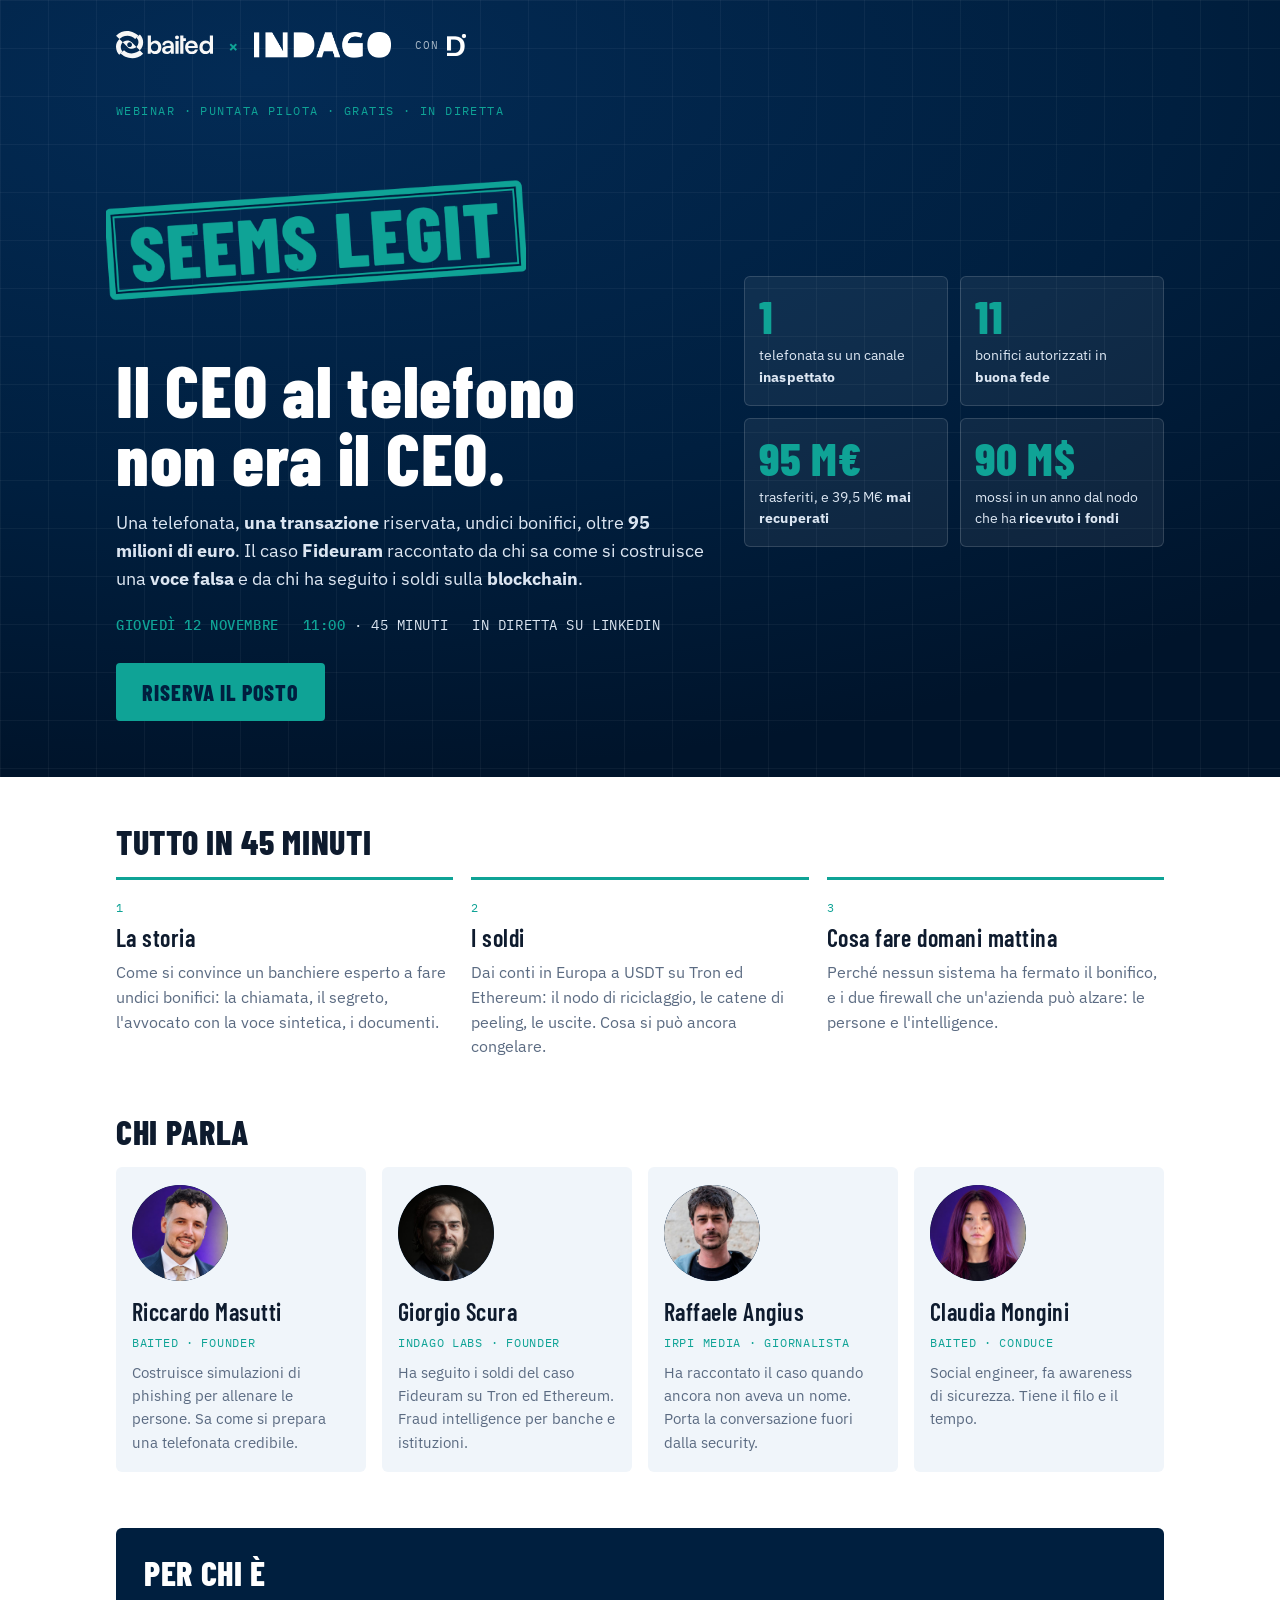
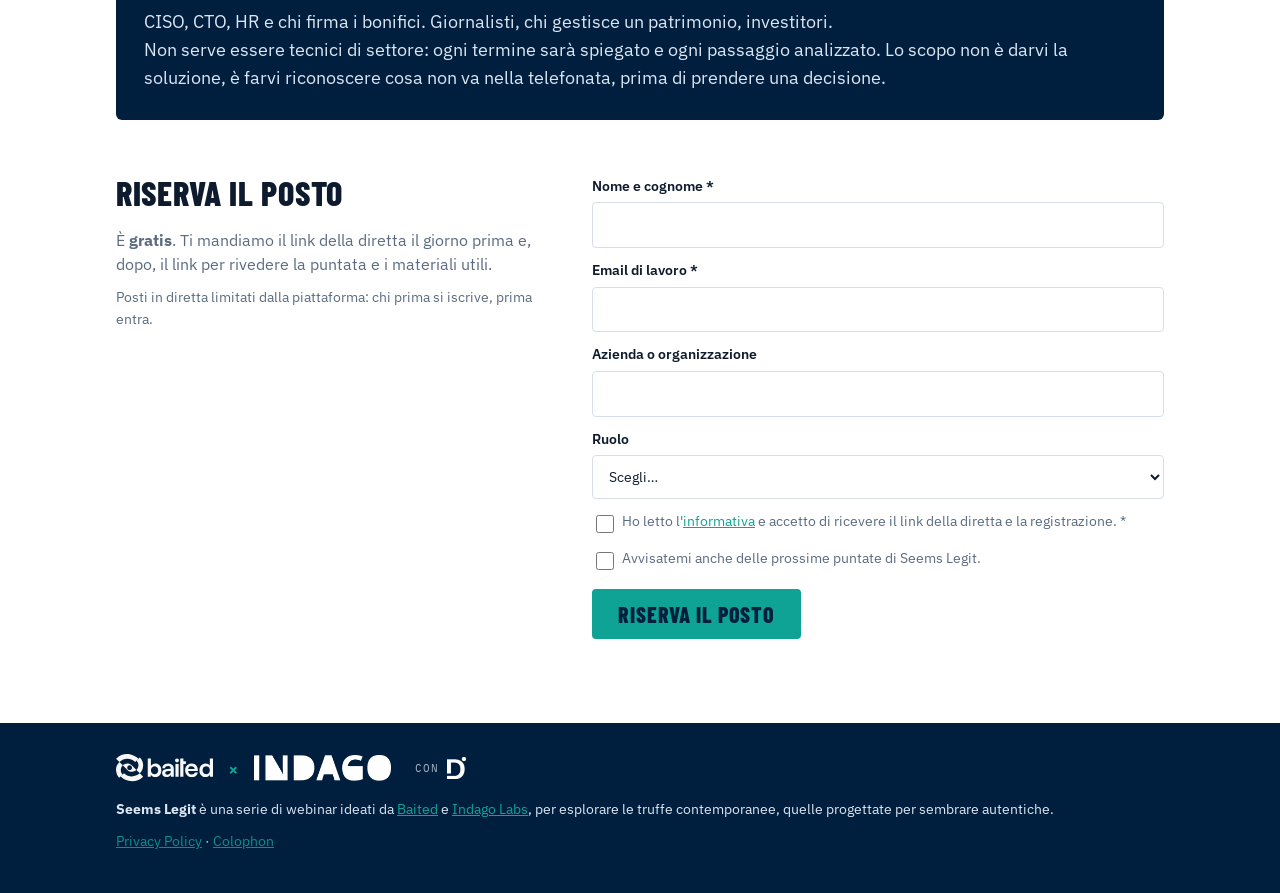
<file: index.html>
<!doctype html>
<html lang="it"><head><meta charset="utf-8"><meta name="viewport" content="width=device-width, initial-scale=1, viewport-fit=cover">
<title>Seems Legit · Il CEO al telefono non era il CEO</title>
<meta name="description" content="Webinar gratuito, giovedì 12 novembre alle 11:00: il caso Fideuram raccontato da chi sa come si costruisce una voce falsa e da chi ha seguito i soldi. Baited × Indago Labs.">
<meta property="og:title" content="Seems Legit · Il CEO al telefono non era il CEO">
<meta property="og:description" content="Webinar gratuito, 12 novembre ore 11:00. Una telefonata, 11 bonifici, 95 milioni. Baited × Indago Labs, con Decripto.">
<link rel="canonical" href="https://dixdecripto.github.io/seems-legit/">
<meta property="og:url" content="https://dixdecripto.github.io/seems-legit/"><meta property="og:locale" content="it_IT"><meta property="og:site_name" content="Seems Legit">
<meta property="og:image" content="https://dixdecripto.github.io/seems-legit/og.png"><meta property="og:image:width" content="1080"><meta property="og:image:height" content="1350"><meta property="og:image:alt" content="Seems Legit · Il CEO al telefono non era il CEO"><meta property="og:type" content="website">
<meta name="twitter:card" content="summary_large_image">
<link rel="preconnect" href="https://fonts.googleapis.com"><link rel="preconnect" href="https://fonts.gstatic.com" crossorigin>
<link rel="stylesheet" href="https://fonts.googleapis.com/css2?family=Barlow+Condensed:wght@600;800&family=IBM+Plex+Sans:wght@400;500;600&family=IBM+Plex+Mono:wght@400;500&display=swap">
<link rel="stylesheet" href="stile.css?v=20261104">
<script type="application/ld+json">{"@context":"https://schema.org","@type":"Event","name":"Seems Legit · Il CEO al telefono non era il CEO","startDate":"2026-11-12T11:00:00+01:00","endDate":"2026-11-12T11:45:00+01:00","eventAttendanceMode":"https://schema.org/OnlineEventAttendanceMode","eventStatus":"https://schema.org/EventScheduled","location":{"@type":"VirtualLocation","url":"https://dixdecripto.github.io/seems-legit/"},"image":"https://dixdecripto.github.io/seems-legit/og.png","isAccessibleForFree":true,"inLanguage":"it","organizer":[{"@type":"Organization","name":"Baited","url":"https://baited.ch/"},{"@type":"Organization","name":"Indago Labs","url":"https://indagolabs.eu/"}]}</script>
</head><body>
<header class="hero">
  <div class="wrap">
    <div class="brands"><img src="loghi/baited-logo-white.svg" alt="Baited" class="l-baited" width="118" height="34"><span class="x">×</span><img src="loghi/indago-logo-white.png" alt="Indago Labs" class="l-indago" width="2048" height="389"><span class="con">con <img src="loghi/decripto-glifo-bianco.png" alt="Decripto" width="300" height="348"></span></div>
    <div class="hero-grid">
      <div>
        <p class="eyebrow">Webinar · puntata pilota · gratis · in diretta</p>
        <img src="loghi/timbro.png" alt="Seems Legit" class="stamp" width="1200" height="600" fetchpriority="high">
        <h1>Il CEO al telefono<br>non era il CEO.</h1>
        <p class="sub">Una telefonata, <b>una transazione</b> riservata, undici bonifici, oltre <b>95 milioni di euro</b>. Il caso <b>Fideuram</b> raccontato da chi sa come si costruisce una <b>voce falsa</b> e da chi ha seguito i soldi sulla <b>blockchain</b>.</p>
        <div class="when"><span><b><time datetime="2026-11-12">Giovedì 12 novembre</time></b></span><span><b><time datetime="2026-11-12T11:00+01:00">11:00</time></b> · 45 minuti</span><span>In diretta su LinkedIn</span></div>
        <a class="btn" href="#iscriviti">Riserva il posto</a>
      </div>
      <div class="numbers">
        <div><b>1</b><span>telefonata su un canale <b>inaspettato</b></span></div>
        <div><b>11</b><span>bonifici autorizzati in <b>buona fede</b></span></div>
        <div><b>95 M€</b><span>trasferiti, e 39,5 M€ <b>mai recuperati</b></span></div>
        <div><b>90 M$</b><span>mossi in un anno dal nodo che ha <b>ricevuto i fondi</b></span></div>
      </div>
    </div>
  </div>
</header>

<main>
<section class="wrap sec">
  <h2>Tutto in 45 minuti</h2>
  <div class="cols">
    <div class="col"><span class="k">1</span><h3>La storia</h3><p>Come si convince un banchiere esperto a fare undici bonifici: la chiamata, il segreto, l'avvocato con la voce sintetica, i documenti.</p></div>
    <div class="col"><span class="k">2</span><h3>I soldi</h3><p>Dai conti in Europa a USDT su Tron ed Ethereum: il nodo di riciclaggio, le catene di peeling, le uscite. Cosa si può ancora congelare.</p></div>
    <div class="col"><span class="k">3</span><h3>Cosa fare domani mattina</h3><p>Perché nessun sistema ha fermato il bonifico, e i due firewall che un'azienda può alzare: le persone e l'intelligence.</p></div>
  </div>
</section>

<section class="wrap sec">
  <h2>Chi parla</h2>
  <div class="people">
    <div class="p"><div class="ava"><img src="foto/riccardo-masutti.jpg" alt="Riccardo Masutti" width="480" height="480" loading="lazy"></div><h3>Riccardo Masutti</h3><p class="r">Baited · founder</p><p>Costruisce simulazioni di phishing per allenare le persone. Sa come si prepara una telefonata credibile.</p></div>
    <div class="p"><div class="ava"><img src="foto/giorgio-scura.jpg" alt="Giorgio Scura" width="480" height="480" loading="lazy"></div><h3>Giorgio Scura</h3><p class="r">Indago Labs · founder</p><p>Ha seguito i soldi del caso Fideuram su Tron ed Ethereum. Fraud intelligence per banche e istituzioni.</p></div>
    <div class="p"><div class="ava"><img src="foto/raffaele-angius.jpg" alt="Raffaele Angius" width="480" height="480" loading="lazy"></div><h3>Raffaele Angius</h3><p class="r">IRPI Media · giornalista</p><p>Ha raccontato il caso quando ancora non aveva un nome. Porta la conversazione fuori dalla security.</p></div>
    <div class="p"><div class="ava"><img src="foto/claudia-mongini.jpg" alt="Claudia Mongini" width="480" height="480" loading="lazy"></div><h3>Claudia Mongini</h3><p class="r">Baited · conduce</p><p>Social engineer, fa awareness di sicurezza. Tiene il filo e il tempo.</p></div>
  </div>
</section>

<section class="wrap sec who">
  <div class="box">
    <h2>Per chi è</h2>
    <p>CISO, CTO, HR e chi firma i bonifici. Giornalisti, chi gestisce un patrimonio, investitori.<br>Non serve essere tecnici di settore: ogni termine sarà spiegato e ogni passaggio analizzato. Lo scopo non è darvi la soluzione, è farvi riconoscere cosa non va nella telefonata, prima di prendere una decisione.</p>
  </div>
</section>

<section class="wrap sec" id="iscriviti">
  <div class="form-grid">
    <div>
      <h2>Riserva il posto</h2>
      <p>È <b>gratis</b>. Ti mandiamo il link della diretta il giorno prima e, dopo, il link per rivedere la puntata e i materiali utili.</p>
      <p class="small">Posti in diretta limitati dalla piattaforma: chi prima si iscrive, prima entra.</p>
    </div>
    <form id="modulo" novalidate>
      <label for="nome">Nome e cognome *<input id="nome" name="nome" type="text" required aria-required="true" autocomplete="name"></label>
      <label for="email">Email di lavoro *<input id="email" name="email" type="email" required aria-required="true" inputmode="email" autocapitalize="off" spellcheck="false" autocomplete="email"></label>
      <label for="azienda">Azienda o organizzazione<input id="azienda" name="azienda" type="text" autocomplete="organization"></label>
      <label for="ruolo">Ruolo<select id="ruolo" name="ruolo"><option value="">Scegli…</option><option>CISO / sicurezza</option><option>CTO / IT</option><option>HR</option><option>Direzione / amministrazione</option><option>Finanza / tesoreria</option><option>Giornalista</option><option>Privato / investitore</option><option>Altro</option></select></label>
      <label class="chk"><input id="consenso" name="consenso" type="checkbox" required aria-required="true"> <span>Ho letto l'<a href="privacy.html">informativa</a> e accetto di ricevere il link della diretta e la registrazione. *</span></label>
      <label class="chk"><input id="news" name="news" type="checkbox"> <span>Avvisatemi anche delle prossime puntate di Seems Legit.</span></label>
      <button class="btn" type="submit" id="invia">Riserva il posto</button>
      <p class="esito" id="esito" role="status" aria-live="polite" hidden></p>
    </form>
  </div>
</section>
</main>

<footer>
  <div class="wrap">
    <div class="brands dark"><img src="loghi/baited-logo-white.svg" alt="Baited" class="l-baited" width="118" height="34"><span class="x">×</span><img src="loghi/indago-logo-white.png" alt="Indago Labs" class="l-indago" width="2048" height="389"><span class="con">con <img src="loghi/decripto-glifo-bianco.png" alt="Decripto" width="300" height="348"></span></div>
    <p><b>Seems Legit</b> è una serie di webinar ideati da <a href="https://baited.ch/?utm_source=seemslegit&utm_medium=landing&utm_campaign=pilota" target="_blank" rel="noopener">Baited</a> e <a href="https://indagolabs.eu/?utm_source=seemslegit&utm_medium=landing&utm_campaign=pilota" target="_blank" rel="noopener">Indago Labs</a>, per esplorare le truffe contemporanee, quelle progettate per sembrare autentiche.</p>
    <p class="links"><a href="privacy.html">Privacy Policy</a> · <a href="colophon.html">Colophon</a></p>
  </div>
</footer>
<script src="config.js?v=20261104"></script>
<script src="modulo.js?v=20261104"></script>
</body></html>
</file>
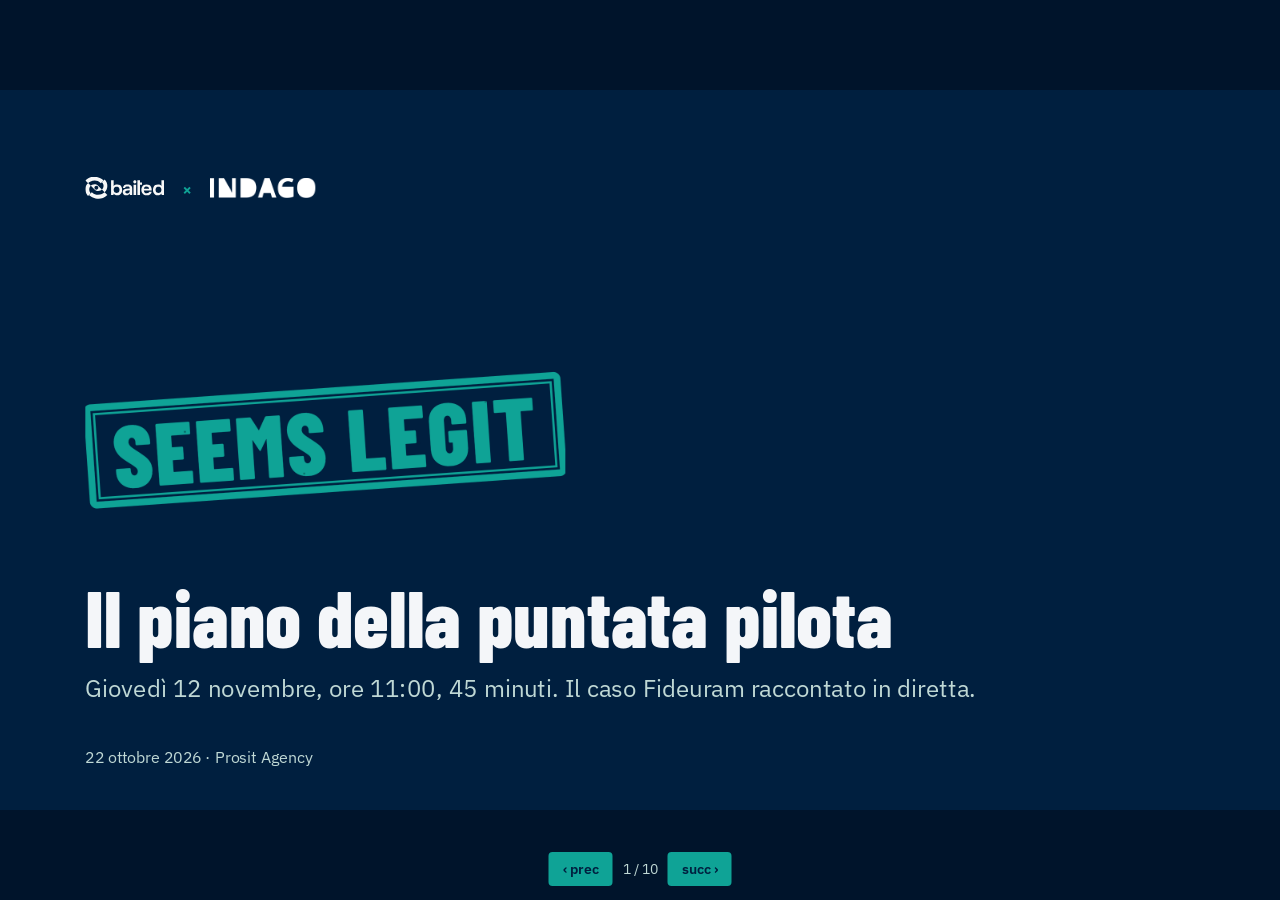
<file: piano/index.html>
<!doctype html><html lang="it"><head><meta charset="utf-8"><meta name="viewport" content="width=device-width, initial-scale=1"><meta name="robots" content="noindex">
<title>Seems Legit · piano della puntata pilota</title>
<link rel="stylesheet" href="https://fonts.googleapis.com/css2?family=Barlow+Condensed:wght@600;800&family=IBM+Plex+Sans:wght@400;600&display=swap">
<style>html,body{margin:0;background:#00142B;height:100%;overflow:hidden;font-family:"IBM Plex Sans",sans-serif}
#stage{position:absolute;left:50%;top:50%;width:1920px;height:1080px;transform-origin:center;transform:translate(-50%,-50%) scale(var(--s,1))}
#stage section{position:absolute;inset:0;width:1920px;height:1080px;box-sizing:border-box}
#stage section:not(.on){display:none!important}
h1,h2,h3,p{margin:0} table{border-collapse:collapse} th,td{padding:.35em .6em;border-bottom:1px solid #D6DEE8;vertical-align:top} th{font-weight:600}
#nav{position:fixed;bottom:14px;left:50%;transform:translateX(-50%);display:flex;gap:10px;align-items:center;color:#BFD8D5;font-size:14px;z-index:5}
#nav button{background:#0FA396;color:#001F3F;border:0;border-radius:4px;padding:8px 14px;font:600 14px "IBM Plex Sans",sans-serif;cursor:pointer}
</style></head><body><div id="stage"><section id="cover" data-transition="fade" style="background:#001F3F;color:#F4F6F9;font-family:'IBM Plex Sans', Arial, sans-serif;padding:128px 128px 160px;display:flex;flex-direction:column;justify-content:space-between;gap:40px">
<div style="display:flex;gap:28px;align-items:center">
<img src="img/c52a6105ce71df79fa0d4a1a87586969.svg" alt="Baited" style="width:118px;height:34px;object-fit:contain">
<p style="font-family:'Barlow Condensed', Arial, sans-serif;font-size:32px;font-weight:600;color:#0FA396">×</p>
<img src="img/0876acd8054eb7dd2ee0163eed116cb7.png" alt="Indago Labs" style="width:160px;height:30px;object-fit:contain">
</div>
<div style="display:flex;flex-direction:column;gap:24px">
<img src="img/947707918fb71da344b6dc0160a472fe.png" alt="Seems Legit" style="width:720px;height:360px;object-fit:contain">
<h1 style="font-family:'Barlow Condensed', Arial, sans-serif;font-size:120px;font-weight:800;line-height:1">Il piano della puntata pilota</h1>
<p style="font-size:36px;color:#BFD8D5">Giovedì 12 novembre, ore 11:00, 45 minuti. Il caso Fideuram raccontato in diretta.</p>
</div>
<p style="position:absolute;left:128px;bottom:64px;font-size:24px;color:#BFD8D5">22 ottobre 2026 · Prosit Agency</p>

</section>

<section id="riga" data-transition="fade" style="background:#F4F6F9;color:#0E1B2E;font-family:'IBM Plex Sans', Arial, sans-serif;padding:128px 128px 160px;display:flex;flex-direction:column;gap:48px">
<h2 style="font-family:'Barlow Condensed', Arial, sans-serif;font-size:72px;font-weight:800;line-height:1.05">Cosa abbiamo deciso</h2>
<div style="display:grid;grid-template-columns:1fr 1fr 1fr;gap:28px">
<div style="background:#FFFFFF;border:1px solid #D6DEE8;border-radius:12px;padding:36px;display:flex;flex-direction:column;gap:10px">
<p style="font-size:24px;color:#0FA396;font-weight:600;text-transform:uppercase;letter-spacing:2px">Quando</p>
<h3 style="font-family:'Barlow Condensed', Arial, sans-serif;font-size:56px;font-weight:800;line-height:1">Gio 12 novembre, 11:00</h3>
<p style="font-size:28px;color:#4A5568">45 minuti, in diretta, gratis.</p>
</div>
<div style="background:#FFFFFF;border:1px solid #D6DEE8;border-radius:12px;padding:36px;display:flex;flex-direction:column;gap:10px">
<p style="font-size:24px;color:#0FA396;font-weight:600;text-transform:uppercase;letter-spacing:2px">Tema</p>
<h3 style="font-family:'Barlow Condensed', Arial, sans-serif;font-size:56px;font-weight:800;line-height:1">Il caso Fideuram</h3>
<p style="font-size:28px;color:#4A5568">Falso CEO, voce sintetica, 11 bonifici, la pista USDT dell’inchiesta Indago.</p>
</div>
<div style="background:#FFFFFF;border:1px solid #D6DEE8;border-radius:12px;padding:36px;display:flex;flex-direction:column;gap:10px">
<p style="font-size:24px;color:#0FA396;font-weight:600;text-transform:uppercase;letter-spacing:2px">Chi parla</p>
<h3 style="font-family:'Barlow Condensed', Arial, sans-serif;font-size:56px;font-weight:800;line-height:1">Giorgio, Riccardo, Angius</h3>
<p style="font-size:28px;color:#4A5568">Conduce Claudia. Un ospite a puntata, mai di più.</p>
</div>
</div>
<div style="display:grid;grid-template-columns:1fr 1fr;gap:28px">
<div style="background:#001F3F;color:#F4F6F9;border-radius:12px;padding:36px;display:flex;flex-direction:column;gap:10px">
<p style="font-size:24px;color:#0FA396;font-weight:600;text-transform:uppercase;letter-spacing:2px">Obiettivo</p>
<p style="font-size:30px;line-height:1.35">Lead di manager interessati a un approfondimento tecnico: CISO, CTO, HR, chi firma i bonifici, giornalisti, grandi risparmiatori.</p>
</div>
<div style="background:#001F3F;color:#F4F6F9;border-radius:12px;padding:36px;display:flex;flex-direction:column;gap:10px">
<p style="font-size:24px;color:#0FA396;font-weight:600;text-transform:uppercase;letter-spacing:2px">Messaggio</p>
<p style="font-size:30px;line-height:1.35">Due firewall anti-frode: Baited allena le persone, Indago conosce chi c’è dall’altra parte. Indago in testa, Decripto accanto.</p>
</div>
</div>
<p style="position:absolute;left:128px;bottom:64px;font-size:24px;color:#5B6B82">Dalle email del 13, 21 e 22 ottobre</p>
</section>

<section id="piano" data-transition="fade" style="background:#F4F6F9;color:#0E1B2E;font-family:'IBM Plex Sans', Arial, sans-serif;padding:128px 128px 160px;display:flex;flex-direction:column;gap:40px">
<h2 style="font-family:'Barlow Condensed', Arial, sans-serif;font-size:72px;font-weight:800;line-height:1.05">Da oggi alla diretta</h2>
<table style="font-size:26px;width:100%;background:#FFFFFF;border:1px solid #D6DEE8">
<tr style="background:#E3F5F2"><th style="width:22%;text-align:left">Quando</th><th style="width:48%;text-align:left">Cosa succede</th><th style="width:30%;text-align:left">Chi</th></tr>
<tr><td>Gio 22 – dom 26 ott</td><td>Si chiudono piattaforma, payoff, moderatore, ospite. Evento LinkedIn in bozza, stanza StreamYard.</td><td>Claudia, Prosit</td></tr>
<tr><td><b>Mar 27 ott</b></td><td><b>Parte la promozione:</b> landing online, evento pubblicato, post annuncio da Indago, Baited, Decripto e dai profili personali.</td><td>Tutti, alle 10:00</td></tr>
<tr><td>Gio 30 ott</td><td>Teaser video 20 secondi.</td><td>Prosit</td></tr>
<tr><td>Mar 4 – gio 6 nov</td><td>Post «chi parla» e carosello «il caso in 6 slide». Inviti personali ai contatti giusti.</td><td>Prosit, Giorgio, Riccardo, Claudia</td></tr>
<tr><td>Ven 7 o lun 9 nov</td><td>Prova tecnica di 20 minuti con tutti e quattro.</td><td>Tutti</td></tr>
<tr><td>Mar 10 – mer 11 nov</td><td>Promemoria sui canali ed email agli iscritti con il link.</td><td>Prosit</td></tr>
<tr style="background:#E3F5F2"><td><b>Gio 12 nov, 11:00</b></td><td><b>Diretta.</b> Post «tra un’ora» alle 10:00, tutti in stanza alle 10:30.</td><td>Tutti</td></tr>
<tr><td>Ven 13 – mar 17 nov</td><td>Clip, carosello riassunto, registrazione sulla landing, email agli iscritti, nota stampa.</td><td>Prosit, Claudia</td></tr>
</table>
<p style="position:absolute;left:128px;bottom:64px;font-size:24px;color:#5B6B82">Date e canali nel calendario completo</p>
</section>

<section id="scaletta" data-transition="fade" style="background:#F4F6F9;color:#0E1B2E;font-family:'IBM Plex Sans', Arial, sans-serif;padding:128px 128px 160px;display:flex;flex-direction:column;gap:40px">
<h2 style="font-family:'Barlow Condensed', Arial, sans-serif;font-size:72px;font-weight:800;line-height:1.05">I 45 minuti, minuto per minuto</h2>
<table style="font-size:26px;width:100%;background:#FFFFFF;border:1px solid #D6DEE8">
<tr style="background:#E3F5F2"><th style="width:12%;text-align:left">Min</th><th style="width:24%;text-align:left">Blocco</th><th style="width:20%;text-align:left">Chi</th><th style="width:44%;text-align:left">Cosa</th></tr>
<tr><td>0–3</td><td>Apertura</td><td>Claudia</td><td>Sigla, perché «Seems Legit», chi c’è.</td></tr>
<tr><td>3–8</td><td>La storia</td><td><b>Giorgio</b></td><td>Il caso raccontato, non analizzato. Fermarsi prima della scoperta.</td></tr>
<tr><td>8–17</td><td>Com’è stata costruita</td><td>Riccardo + Angius</td><td>Le leve del social engineering, la voce sintetica, cosa ha raccontato la cronaca.</td></tr>
<tr><td>17–27</td><td>Dove sono finiti i soldi</td><td><b>Giorgio</b></td><td>Dai conti europei a USDT, il nodo Tron da 90 milioni, le uscite. Cosa si può ancora congelare.</td></tr>
<tr><td>27–35</td><td>Cosa vuol dire per chi ascolta</td><td>Riccardo + <b>Giorgio</b></td><td>Micro e macro. I due firewall, una frase a testa, niente pitch.</td></tr>
<tr><td>35–43</td><td>Domande</td><td>Moderatore</td><td>3–4 domande dalla chat, due di riserva.</td></tr>
<tr><td>43–45</td><td>Chiusura</td><td>Claudia</td><td>Una frase a testa, landing, prossima puntata.</td></tr>
</table>
<p style="position:absolute;left:128px;bottom:64px;font-size:24px;color:#5B6B82">Regole: le banche sono parti lese, nessun nome del sospettato, ogni cifra con la fonte sulla slide</p>
</section>

<section id="identita" data-transition="fade" style="background:#001F3F;color:#F4F6F9;font-family:'IBM Plex Sans', Arial, sans-serif;padding:128px 128px 160px;display:flex;flex-direction:column;gap:40px">
<h2 style="font-family:'Barlow Condensed', Arial, sans-serif;font-size:72px;font-weight:800;line-height:1.05">L’identità: un timbro su un memo riservato</h2>
<div style="display:flex;gap:48px;align-items:center">
<img src="img/e71ebb7ed472b20b5823450587a86c15.jpg" alt="Post di annuncio" style="width:480px;height:600px;object-fit:cover;border-radius:12px">
<div style="flex:1;display:flex;flex-direction:column;gap:22px">
<p style="font-size:30px;line-height:1.4;color:#BFD8D5">Il titolo resta «Seems Legit» per tutta la serie: un visto di controllo stampato di traverso. Cambia solo il payoff, uno per puntata. Colori e caratteri sono quelli di Indago, così i materiali stanno accanto ai caroselli già usciti. Baited entra con il suo logo.</p>
<p style="font-size:24px;color:#0FA396;font-weight:600;text-transform:uppercase;letter-spacing:2px">Payoff proposto per il pilota</p>
<h3 style="font-family:'Barlow Condensed', Arial, sans-serif;font-size:64px;font-weight:800;line-height:1">Il CEO al telefono non era il CEO.</h3>
<p style="font-size:26px;color:#BFD8D5">Alternative: «95 milioni con una telefonata.» · «La voce era giusta. La persona no.»</p>
</div>
</div>
</section>

<section id="materiali" data-transition="fade" style="background:#F4F6F9;color:#0E1B2E;font-family:'IBM Plex Sans', Arial, sans-serif;padding:128px 128px 160px;display:flex;flex-direction:column;gap:36px">
<h2 style="font-family:'Barlow Condensed', Arial, sans-serif;font-size:72px;font-weight:800;line-height:1.05">Già pronto, da approvare</h2>
<div style="display:grid;grid-template-columns:1fr 1fr 1fr 1fr;gap:24px">
<div style="display:flex;flex-direction:column;gap:12px">
<img src="img/fdf5fc7207683152b75dfbd6daa86e85.jpg" alt="Post chi parla" style="width:388px;height:300px;object-fit:cover;border-radius:10px">
<h3 style="font-family:'Barlow Condensed', Arial, sans-serif;font-size:36px;font-weight:600;line-height:1.1">7 post in calendario</h3>
<p style="font-size:24px;color:#4A5568">Annuncio, chi parla, promemoria, tra un’ora, grazie, storia, cover evento.</p>
</div>
<div style="display:flex;flex-direction:column;gap:12px">
<img src="img/a42b327683c2958063b4e03e943d8af5.jpg" alt="Carosello" style="width:388px;height:300px;object-fit:cover;border-radius:10px">
<h3 style="font-family:'Barlow Condensed', Arial, sans-serif;font-size:36px;font-weight:600;line-height:1.1">Carosello in 6 slide</h3>
<p style="font-size:24px;color:#4A5568">Il caso dalla telefonata al nodo, per LinkedIn e Instagram.</p>
</div>
<div style="display:flex;flex-direction:column;gap:12px">
<img src="img/bb4f2680a6838f5be770228775fb8343.jpg" alt="Slide di regia" style="width:388px;height:300px;object-fit:cover;border-radius:10px">
<h3 style="font-family:'Barlow Condensed', Arial, sans-serif;font-size:36px;font-weight:600;line-height:1.1">6 slide di regia + cartelli</h3>
<p style="font-size:24px;color:#4A5568">Scheda del caso, numeri, mappa dei soldi, nodo, firewall, ricerche. Sottopancia dei quattro.</p>
</div>
<div style="display:flex;flex-direction:column;gap:12px">
<img src="img/d50f1bfcb95a87562dd530f75ab12c19.png" alt="Teaser" style="width:388px;height:300px;object-fit:cover;border-radius:10px">
<h3 style="font-family:'Barlow Condensed', Arial, sans-serif;font-size:36px;font-weight:600;line-height:1.1">Teaser 20 s e sigla 8 s</h3>
<p style="font-size:24px;color:#4A5568">In verticale e quadrato, con il suono. Senza voce, per ora.</p>
</div>
</div>
<p style="position:absolute;left:128px;bottom:64px;font-size:24px;color:#5B6B82">Tutto in una pagina con i video dentro</p>
</section>

<section id="landing" data-transition="fade" style="background:#F4F6F9;color:#0E1B2E;font-family:'IBM Plex Sans', Arial, sans-serif;padding:128px 128px 160px;display:flex;flex-direction:column;gap:36px">
<h2 style="font-family:'Barlow Condensed', Arial, sans-serif;font-size:72px;font-weight:800;line-height:1.05">La landing è online e raccoglie le iscrizioni</h2>
<div style="display:flex;gap:48px;align-items:start">
<img src="img/141f1f2ab9a57459a51e850742ae6c90.png" alt="Landing Seems Legit" style="width:960px;height:600px;object-fit:cover;border-radius:12px;border:1px solid #D6DEE8">
<div style="flex:1;display:flex;flex-direction:column;gap:20px">
<p style="font-size:28px;line-height:1.4;color:#4A5568">Caso in tre numeri, relatori con le foto, modulo di iscrizione. Chi si iscrive riceve subito la conferma, il link il giorno prima e la registrazione dopo.</p>
<p style="font-size:28px;line-height:1.4;color:#4A5568">Le iscrizioni finiscono in un foglio condiviso. Dopo la diretta la pagina diventa quella della registrazione e delle puntate successive.</p>
<p style="font-size:24px;color:#0FA396;font-weight:600;text-transform:uppercase;letter-spacing:2px">Indirizzo provvisorio</p>
<p style="font-size:26px;color:#0E1B2E">dixdecripto.github.io/seems-legit</p>
<p style="font-size:26px;color:#4A5568">Proposta: <b>seemslegit.indagolabs.eu</b>, su dominio Indago.</p>
</div>
</div>
</section>

<section id="promozione" data-transition="fade" style="background:#F4F6F9;color:#0E1B2E;font-family:'IBM Plex Sans', Arial, sans-serif;padding:128px 128px 160px;display:flex;flex-direction:column;gap:40px">
<h2 style="font-family:'Barlow Condensed', Arial, sans-serif;font-size:72px;font-weight:800;line-height:1.05">Promozione: tutti i canali, stessa ora</h2>
<table style="font-size:26px;width:100%;background:#FFFFFF;border:1px solid #D6DEE8">
<tr style="background:#E3F5F2"><th style="width:28%;text-align:left">Canale</th><th style="width:20%;text-align:left">Chi</th><th style="width:52%;text-align:left">Uscite</th></tr>
<tr><td>LinkedIn Indago Labs</td><td>Prosit Agency</td><td>27/10 annuncio · 30/10 teaser · 4/11 relatori · 6/11 carosello · 10/11 promemoria · 12/11 tra un’ora · 13/11 clip</td></tr>
<tr><td>LinkedIn Baited</td><td>Claudia</td><td>Stesso calendario, tono Baited. Ospita l’evento se Indago non può fare il Live.</td></tr>
<tr><td>Facebook e LinkedIn Decripto</td><td>Prosit Agency</td><td>28/10 · 5/11 · 11/11, taglio cronaca: «la truffa dei 95 milioni spiegata in diretta».</td></tr>
<tr><td><b>Profili personali</b></td><td><b>Giorgio, Riccardo, Claudia</b></td><td>Rilancio di ogni post entro un’ora e inviti diretti ai contatti giusti: è il canale che porta più iscritti.</td></tr>
<tr><td>Newsletter e gruppi</td><td>Baited, Claudia</td><td>Newsletter il 28/10 e l’11/11; gruppi Telegram e LinkedIn nella settimana del 3/11.</td></tr>
<tr><td>Stampa di settore</td><td>Claudia</td><td>Cartella stampa il 29/10 e nota post evento il 13/11.</td></tr>
</table>
<p style="position:absolute;left:128px;bottom:64px;font-size:24px;color:#5B6B82">Link all’iscrizione solo nel primo commento su LinkedIn. Testi pronti per ogni uscita.</p>
</section>

<section id="aperte" data-transition="fade" style="background:#F4F6F9;color:#0E1B2E;font-family:'IBM Plex Sans', Arial, sans-serif;padding:128px 128px 160px;display:flex;flex-direction:column;gap:40px">
<h2 style="font-family:'Barlow Condensed', Arial, sans-serif;font-size:72px;font-weight:800;line-height:1.05">Da chiudere con Baited questa settimana</h2>
<table style="font-size:26px;width:100%;background:#FFFFFF;border:1px solid #D6DEE8">
<tr style="background:#E3F5F2"><th style="width:26%;text-align:left">Punto</th><th style="width:44%;text-align:left">Proposta</th><th style="width:30%;text-align:left">Chi decide</th></tr>
<tr><td><b>Piattaforma</b></td><td>LinkedIn Live con regia StreamYard, evento LinkedIn per gli iscritti, landing per le email. Da verificare quale pagina può fare il Live.</td><td>Giorgio e Claudia</td></tr>
<tr><td><b>Payoff</b></td><td>«Il CEO al telefono non era il CEO.»</td><td>Giorgio e Claudia</td></tr>
<tr><td><b>Ospite</b></td><td>Raffaele Angius, IRPI Media. Serve la conferma e una foto ufficiale.</td><td>Claudia</td></tr>
<tr><td><b>Moderatore chat</b></td><td>Una persona che legge le domande e le passa a Claudia dal minuto 35.</td><td>Claudia, o la regia</td></tr>
<tr><td><b>Partnership</b></td><td>Chi firma (Decripto World o Indago Labs), cosa dà ciascuno, chi possiede titolo e dominio.</td><td>Giorgio</td></tr>
<tr><td><b>Dati degli iscritti</b></td><td>Contitolari Decripto World e Baited SA; un indirizzo comune per avvisi e privacy.</td><td>Giorgio e Claudia</td></tr>
</table>
<p style="position:absolute;left:128px;bottom:64px;font-size:24px;color:#5B6B82">Appena chiusi questi sei punti, martedì 27 si parte.</p>
</section>

<section id="fine" data-transition="fade" style="background:#0B1220;color:#F4F6F9;font-family:'IBM Plex Sans', Arial, sans-serif;padding:128px;display:flex;flex-direction:column;justify-content:center;align-items:center;gap:28px">
<p style="font-size:24px;color:#0FA396;font-weight:600;text-transform:uppercase;letter-spacing:4px;text-align:center">Creato da</p>
<h1 style="font-family:'Barlow Condensed', Arial, sans-serif;font-size:160px;font-weight:800;line-height:1;text-align:center">Prosit Agency</h1>
<p style="font-size:30px;color:#BFD8D5;text-align:center">Strategia, contenuti e produzione per Seems Legit · Baited × Indago Labs</p>
<div style="display:flex;gap:28px;align-items:center">
<img src="img/c52a6105ce71df79fa0d4a1a87586969.svg" alt="Baited" style="width:118px;height:34px;object-fit:contain">
<p style="font-family:'Barlow Condensed', Arial, sans-serif;font-size:32px;font-weight:600;color:#0FA396">×</p>
<img src="img/0876acd8054eb7dd2ee0163eed116cb7.png" alt="Indago Labs" style="width:160px;height:30px;object-fit:contain">
</div>
</section>
</div>
<div id="nav"><button id="p">‹ prec</button><span id="n"></span><button id="x">succ ›</button></div>
<script>
const S=[...document.querySelectorAll('#stage section')];let i=0;
function fit(){const s=Math.min(innerWidth/1920,(innerHeight-70)/1080);document.documentElement.style.setProperty('--s',s)}
function go(k){i=(k+S.length)%S.length;S.forEach((e,j)=>e.classList.toggle('on',j===i));document.getElementById('n').textContent=(i+1)+' / '+S.length;location.hash=i+1}
document.getElementById('p').onclick=()=>go(i-1);document.getElementById('x').onclick=()=>go(i+1);
addEventListener('keydown',e=>{if(e.key==='ArrowRight'||e.key===' ')go(i+1);if(e.key==='ArrowLeft')go(i-1)});
addEventListener('resize',fit);fit();go((parseInt(location.hash.slice(1))||1)-1);
</script></body></html>
</file>
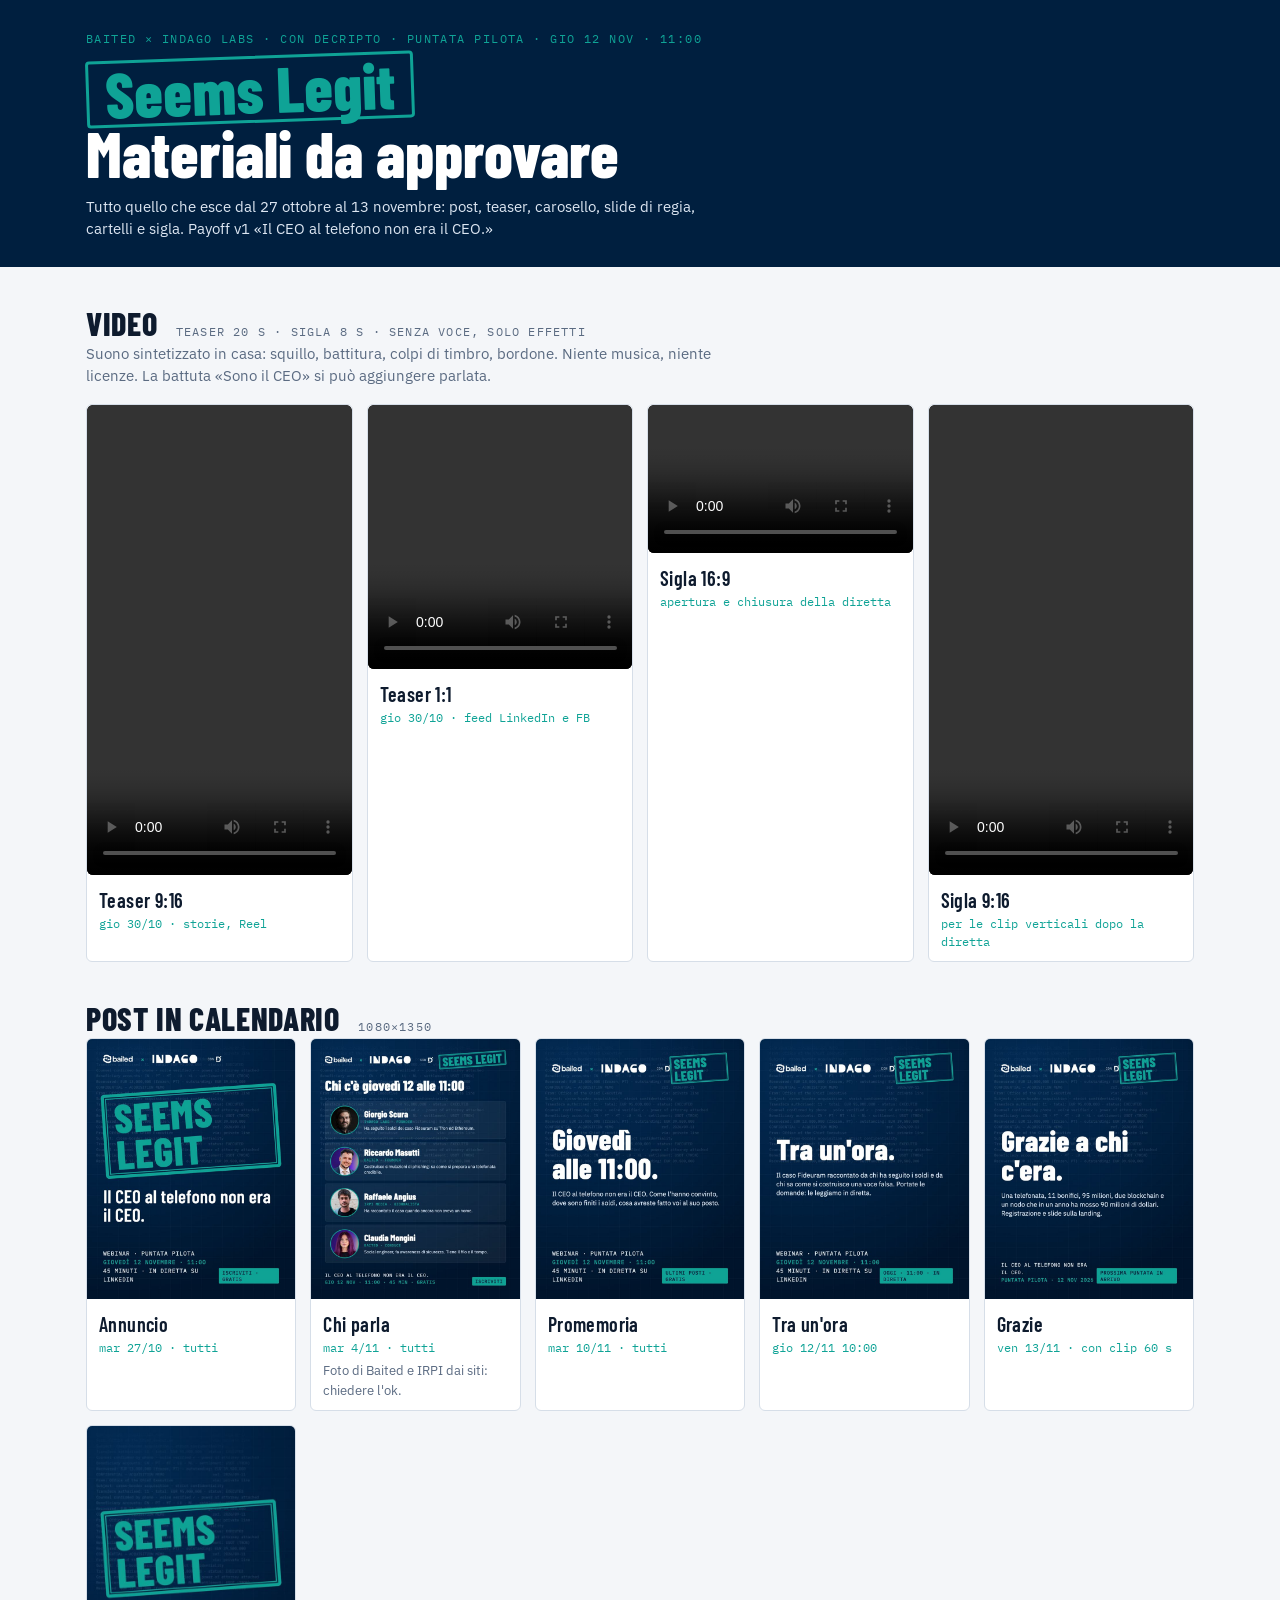
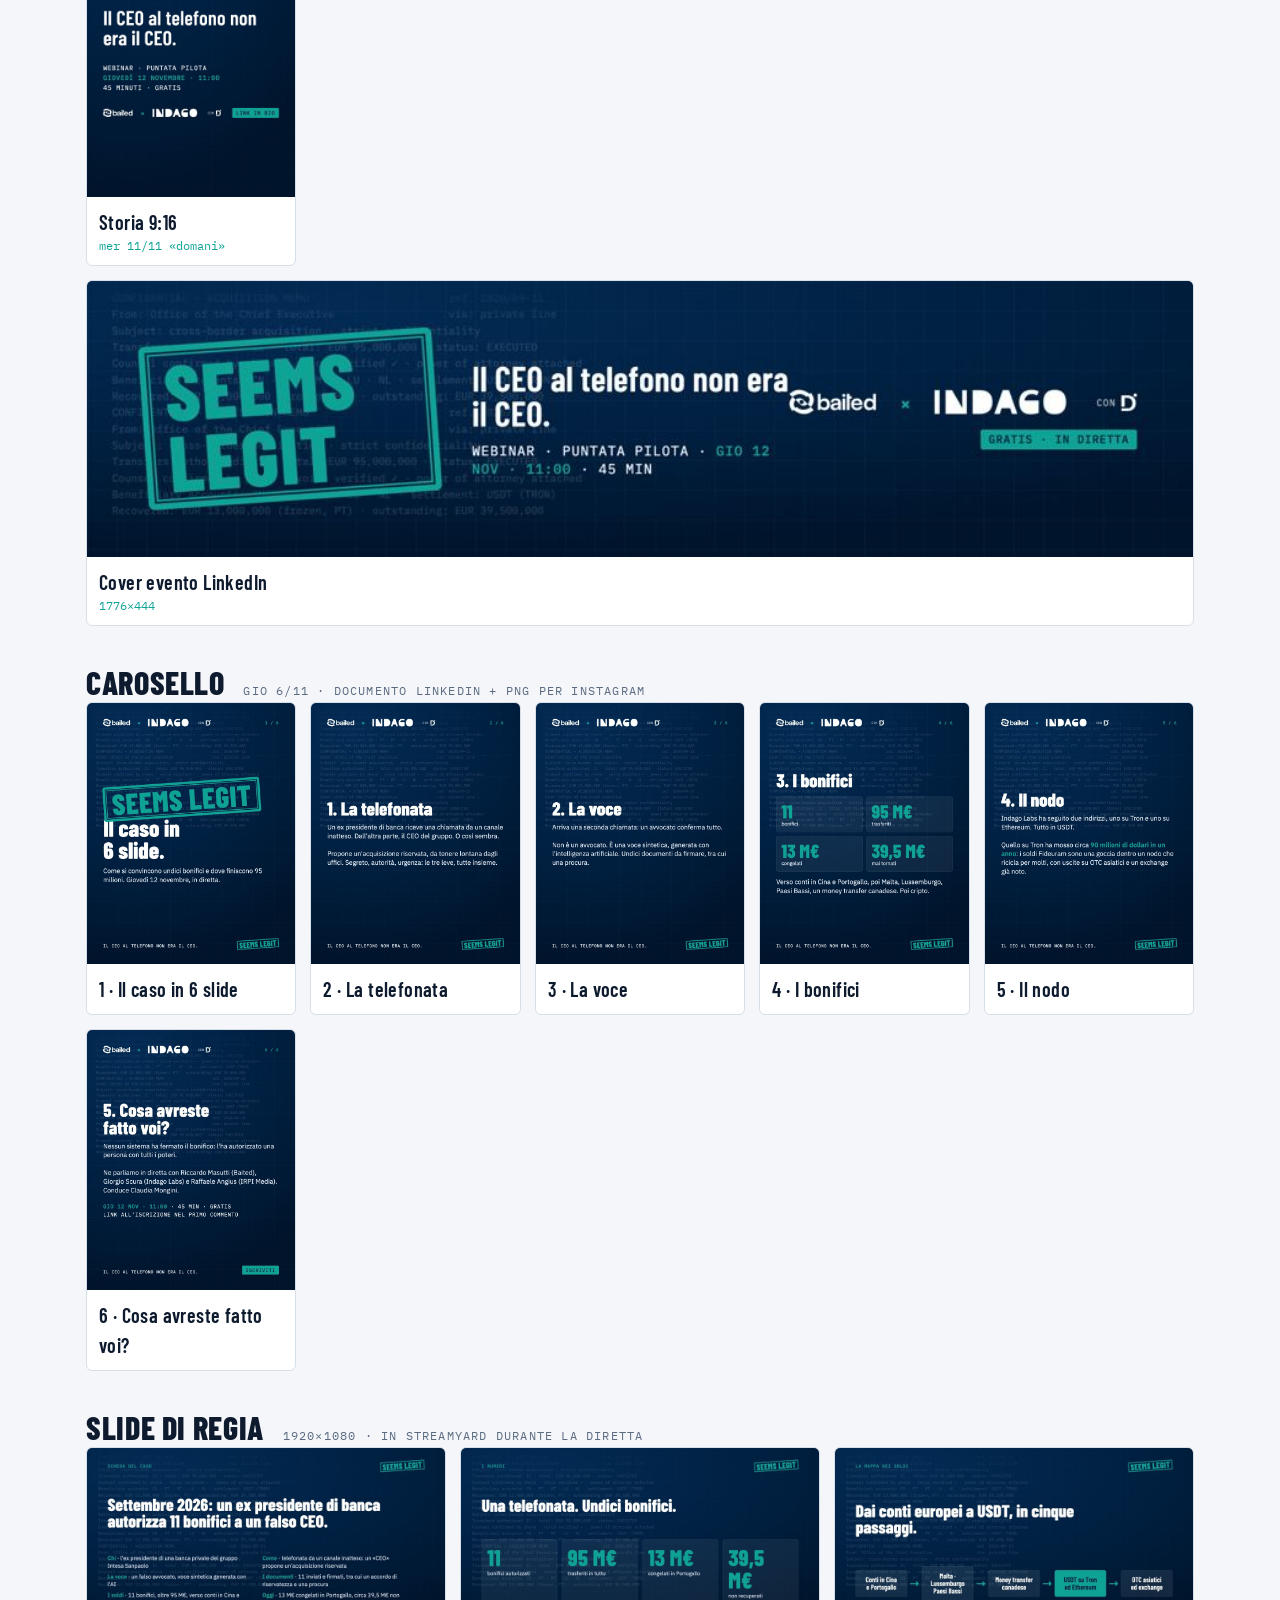
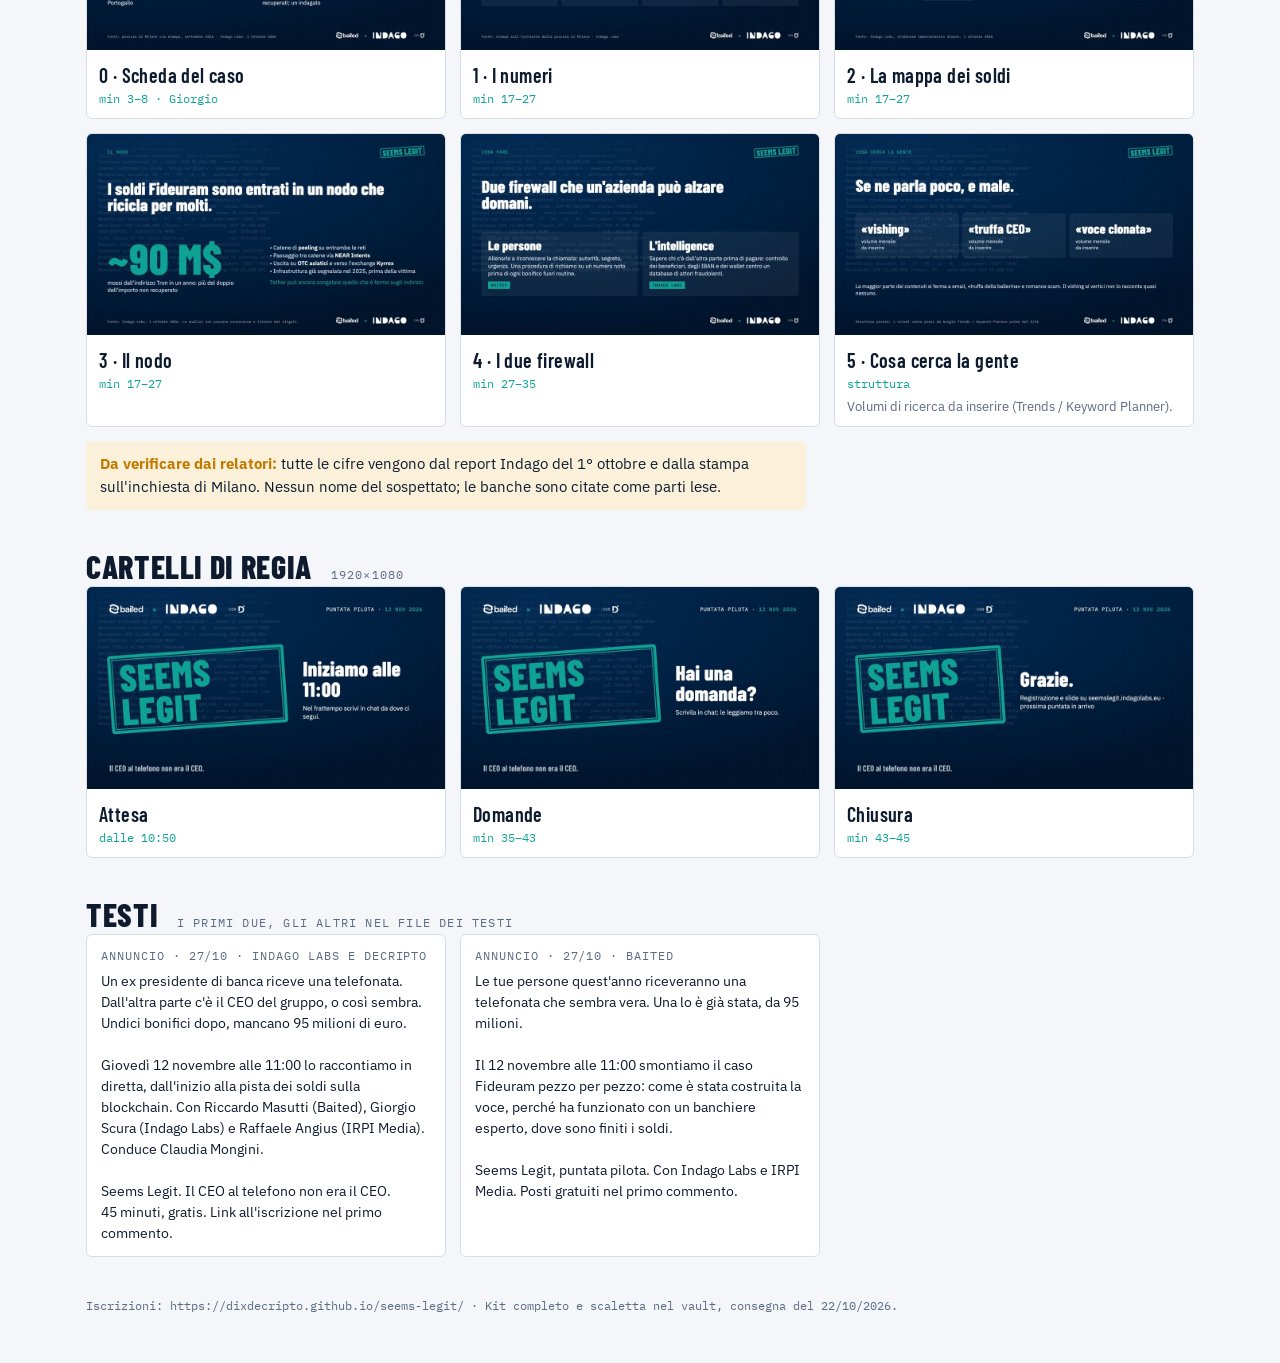
<file: revisione/index.html>
<!doctype html><html lang="it"><head><meta charset="utf-8"><title>Seems Legit · Materiali</title>
<meta name="viewport" content="width=device-width, initial-scale=1"><meta name="robots" content="noindex">
<link rel="stylesheet" href="https://fonts.googleapis.com/css2?family=Barlow+Condensed:wght@600;800&family=IBM+Plex+Sans:wght@400;500;600&family=IBM+Plex+Mono:wght@400;500&display=swap">
<style>
/* Layout: pagina di revisione, una sezione per famiglia di materiali, griglie di miniature con data e canale */
:root{--bg:#F4F6F9;--paper:#fff;--ink:#0E1B2E;--muted:#5B6B82;--line:#D6DEE8;--navy:#001F3F;--teal:#0FA396;--teal-soft:#E3F5F2;--warn:#C27A00;--warn-soft:#FBF0DA;
--display:"Barlow Condensed","Arial Narrow",sans-serif;--body:"IBM Plex Sans",system-ui,sans-serif;--mono:"IBM Plex Mono",ui-monospace,monospace}
@media (prefers-color-scheme:dark){:root:not([data-theme="light"]){--bg:#0A1424;--paper:#10203A;--ink:#EDF2F8;--muted:#A3B1C6;--line:#24395A;--navy:#07152B;--teal:#2BC4B4;--teal-soft:#0F3A3A;--warn:#F0B44A;--warn-soft:#3C2E10;color-scheme:dark}}
:root[data-theme="dark"]{--bg:#0A1424;--paper:#10203A;--ink:#EDF2F8;--muted:#A3B1C6;--line:#24395A;--navy:#07152B;--teal:#2BC4B4;--teal-soft:#0F3A3A;--warn:#F0B44A;--warn-soft:#3C2E10;color-scheme:dark}
*{box-sizing:border-box}
body{margin:0;background:var(--bg);color:var(--ink);font-family:var(--body);font-size:15px;line-height:1.5}
.wrap{max-width:1140px;margin:0 auto;padding-block:0 48px;padding-left:max(16px,env(safe-area-inset-left,0px));padding-right:max(16px,env(safe-area-inset-right,0px))}
header{background:var(--navy);color:#fff;padding-block:30px 26px}
header .wrap{padding-block:0}
.eyebrow{font-family:var(--mono);font-size:12px;letter-spacing:.12em;text-transform:uppercase;color:var(--teal);margin:0 0 8px}
h1{font-family:var(--display);font-weight:800;font-size:clamp(40px,7vw,64px);line-height:.95;margin:0}
h1 .stamp{display:inline-block;border:3px solid var(--teal);color:var(--teal);padding:0 .25em;transform:rotate(-2deg);border-radius:4px}
.sub{color:#DCE6F2;margin:12px 0 0;max-width:70ch}
h2{font-family:var(--display);font-weight:800;font-size:32px;text-transform:uppercase;letter-spacing:.02em;margin:40px 0 4px;line-height:1}
h2 small{font-family:var(--mono);font-size:12px;letter-spacing:.1em;color:var(--muted);text-transform:uppercase;margin-left:12px;font-weight:400}
.lead{color:var(--muted);margin:0 0 16px;max-width:75ch}
.grid{display:grid;gap:14px;grid-template-columns:repeat(auto-fill,minmax(210px,1fr))}
.grid.wide{grid-template-columns:repeat(auto-fill,minmax(330px,1fr))}
.it{background:var(--paper);border:1px solid var(--line);border-radius:6px;overflow:hidden;min-width:0}
.it img{display:block;width:100%;height:auto}
.it .c{padding:10px 12px}
.it b{display:block;font-family:var(--display);font-size:20px;font-weight:600;letter-spacing:.02em}
.it span{font-family:var(--mono);font-size:12px;color:var(--teal);display:block}
.it p{margin:4px 0 0;color:var(--muted);font-size:13px}
.full{grid-column:1/-1}
video{width:100%;display:block;background:#000;border-radius:6px}
.vgrid{display:grid;gap:14px;grid-template-columns:repeat(auto-fill,minmax(260px,1fr))}
.vgrid .it video{aspect-ratio:9/16}
.vgrid .it.sq video{aspect-ratio:1/1}
.vgrid .it.wide16 video{aspect-ratio:16/9}
.note{background:var(--warn-soft);border-radius:6px;padding:12px 14px;color:var(--ink);margin-top:14px;max-width:80ch}
.note b{color:var(--warn)}
.copy{background:var(--paper);border:1px solid var(--line);border-radius:6px;padding:12px 14px;margin:0;white-space:pre-wrap;font-family:var(--body);font-size:14px}
.copy .h{font-family:var(--mono);font-size:12px;color:var(--muted);letter-spacing:.08em;text-transform:uppercase;display:block;margin-bottom:6px}
footer{color:var(--muted);font-family:var(--mono);font-size:12px;margin-top:40px}
a{color:var(--teal)}
</style></head><body>
<header><div class="wrap">
  <p class="eyebrow">Baited × Indago Labs · con Decripto · puntata pilota · gio 12 nov · 11:00</p>
  <h1><span class="stamp">Seems Legit</span><br>Materiali da approvare</h1>
  <p class="sub">Tutto quello che esce dal 27 ottobre al 13 novembre: post, teaser, carosello, slide di regia, cartelli e sigla. Payoff v1 «Il CEO al telefono non era il CEO.»</p>
</div></header>
<div class="wrap">

<h2>Video <small>teaser 20 s · sigla 8 s · senza voce, solo effetti</small></h2>
<p class="lead">Suono sintetizzato in casa: squillo, battitura, colpi di timbro, bordone. Niente musica, niente licenze. La battuta «Sono il CEO» si può aggiungere parlata.</p>
<div class="vgrid">
  <div class="it"><video controls playsinline preload="metadata" src="video/teaser-9x16.mp4"></video><div class="c"><b>Teaser 9:16</b><span>gio 30/10 · storie, Reel</span></div></div>
  <div class="it sq"><video controls playsinline preload="metadata" src="video/teaser-1x1.mp4"></video><div class="c"><b>Teaser 1:1</b><span>gio 30/10 · feed LinkedIn e FB</span></div></div>
  <div class="it wide16"><video controls playsinline preload="metadata" src="video/sigla-16x9.mp4"></video><div class="c"><b>Sigla 16:9</b><span>apertura e chiusura della diretta</span></div></div>
  <div class="it"><video controls playsinline preload="metadata" src="video/sigla-9x16.mp4"></video><div class="c"><b>Sigla 9:16</b><span>per le clip verticali dopo la diretta</span></div></div>
</div>

<h2>Post in calendario <small>1080×1350</small></h2>
<div class="grid">
  <div class="it"><img src="img/annuncio.jpg" alt=""><div class="c"><b>Annuncio</b><span>mar 27/10 · tutti</span></div></div>
  <div class="it"><img src="img/relatori.jpg" alt=""><div class="c"><b>Chi parla</b><span>mar 4/11 · tutti</span><p>Foto di Baited e IRPI dai siti: chiedere l'ok.</p></div></div>
  <div class="it"><img src="img/promemoria.jpg" alt=""><div class="c"><b>Promemoria</b><span>mar 10/11 · tutti</span></div></div>
  <div class="it"><img src="img/tra-un-ora.jpg" alt=""><div class="c"><b>Tra un'ora</b><span>gio 12/11 10:00</span></div></div>
  <div class="it"><img src="img/grazie.jpg" alt=""><div class="c"><b>Grazie</b><span>ven 13/11 · con clip 60 s</span></div></div>
  <div class="it"><img src="img/storia.jpg" alt=""><div class="c"><b>Storia 9:16</b><span>mer 11/11 «domani»</span></div></div>
  <div class="it full"><img src="img/cover.jpg" alt=""><div class="c"><b>Cover evento LinkedIn</b><span>1776×444</span></div></div>
</div>

<h2>Carosello <small>gio 6/11 · documento LinkedIn + PNG per Instagram</small></h2>
<div class="grid">
  <div class="it"><img src="img/car1.jpg" alt=""><div class="c"><b>1 · Il caso in 6 slide</b></div></div>
  <div class="it"><img src="img/car2.jpg" alt=""><div class="c"><b>2 · La telefonata</b></div></div>
  <div class="it"><img src="img/car3.jpg" alt=""><div class="c"><b>3 · La voce</b></div></div>
  <div class="it"><img src="img/car4.jpg" alt=""><div class="c"><b>4 · I bonifici</b></div></div>
  <div class="it"><img src="img/car5.jpg" alt=""><div class="c"><b>5 · Il nodo</b></div></div>
  <div class="it"><img src="img/car6.jpg" alt=""><div class="c"><b>6 · Cosa avreste fatto voi?</b></div></div>
</div>

<h2>Slide di regia <small>1920×1080 · in StreamYard durante la diretta</small></h2>
<div class="grid wide">
  <div class="it"><img src="img/slide0.jpg" alt=""><div class="c"><b>0 · Scheda del caso</b><span>min 3–8 · Giorgio</span></div></div>
  <div class="it"><img src="img/slide1.jpg" alt=""><div class="c"><b>1 · I numeri</b><span>min 17–27</span></div></div>
  <div class="it"><img src="img/slide2.jpg" alt=""><div class="c"><b>2 · La mappa dei soldi</b><span>min 17–27</span></div></div>
  <div class="it"><img src="img/slide3.jpg" alt=""><div class="c"><b>3 · Il nodo</b><span>min 17–27</span></div></div>
  <div class="it"><img src="img/slide4.jpg" alt=""><div class="c"><b>4 · I due firewall</b><span>min 27–35</span></div></div>
  <div class="it"><img src="img/slide5.jpg" alt=""><div class="c"><b>5 · Cosa cerca la gente</b><span>struttura</span><p>Volumi di ricerca da inserire (Trends / Keyword Planner).</p></div></div>
</div>
<div class="note"><b>Da verificare dai relatori:</b> tutte le cifre vengono dal report Indago del 1° ottobre e dalla stampa sull'inchiesta di Milano. Nessun nome del sospettato; le banche sono citate come parti lese.</div>

<h2>Cartelli di regia <small>1920×1080</small></h2>
<div class="grid wide">
  <div class="it"><img src="img/attesa.jpg" alt=""><div class="c"><b>Attesa</b><span>dalle 10:50</span></div></div>
  <div class="it"><img src="img/domande.jpg" alt=""><div class="c"><b>Domande</b><span>min 35–43</span></div></div>
  <div class="it"><img src="img/chiusura.jpg" alt=""><div class="c"><b>Chiusura</b><span>min 43–45</span></div></div>
</div>

<h2>Testi <small>i primi due, gli altri nel file dei testi</small></h2>
<div class="grid wide">
  <pre class="copy"><span class="h">Annuncio · 27/10 · Indago Labs e Decripto</span>Un ex presidente di banca riceve una telefonata. Dall'altra parte c'è il CEO del gruppo, o così sembra. Undici bonifici dopo, mancano 95 milioni di euro.

Giovedì 12 novembre alle 11:00 lo raccontiamo in diretta, dall'inizio alla pista dei soldi sulla blockchain. Con Riccardo Masutti (Baited), Giorgio Scura (Indago Labs) e Raffaele Angius (IRPI Media). Conduce Claudia Mongini.

Seems Legit. Il CEO al telefono non era il CEO.
45 minuti, gratis. Link all'iscrizione nel primo commento.</pre>
  <pre class="copy"><span class="h">Annuncio · 27/10 · Baited</span>Le tue persone quest'anno riceveranno una telefonata che sembra vera. Una lo è già stata, da 95 milioni.

Il 12 novembre alle 11:00 smontiamo il caso Fideuram pezzo per pezzo: come è stata costruita la voce, perché ha funzionato con un banchiere esperto, dove sono finiti i soldi.

Seems Legit, puntata pilota. Con Indago Labs e IRPI Media. Posti gratuiti nel primo commento.</pre>
</div>

<footer>Iscrizioni: https://dixdecripto.github.io/seems-legit/ · Kit completo e scaletta nel vault, consegna del 22/10/2026.</footer>
</div>
</body></html>
</file>
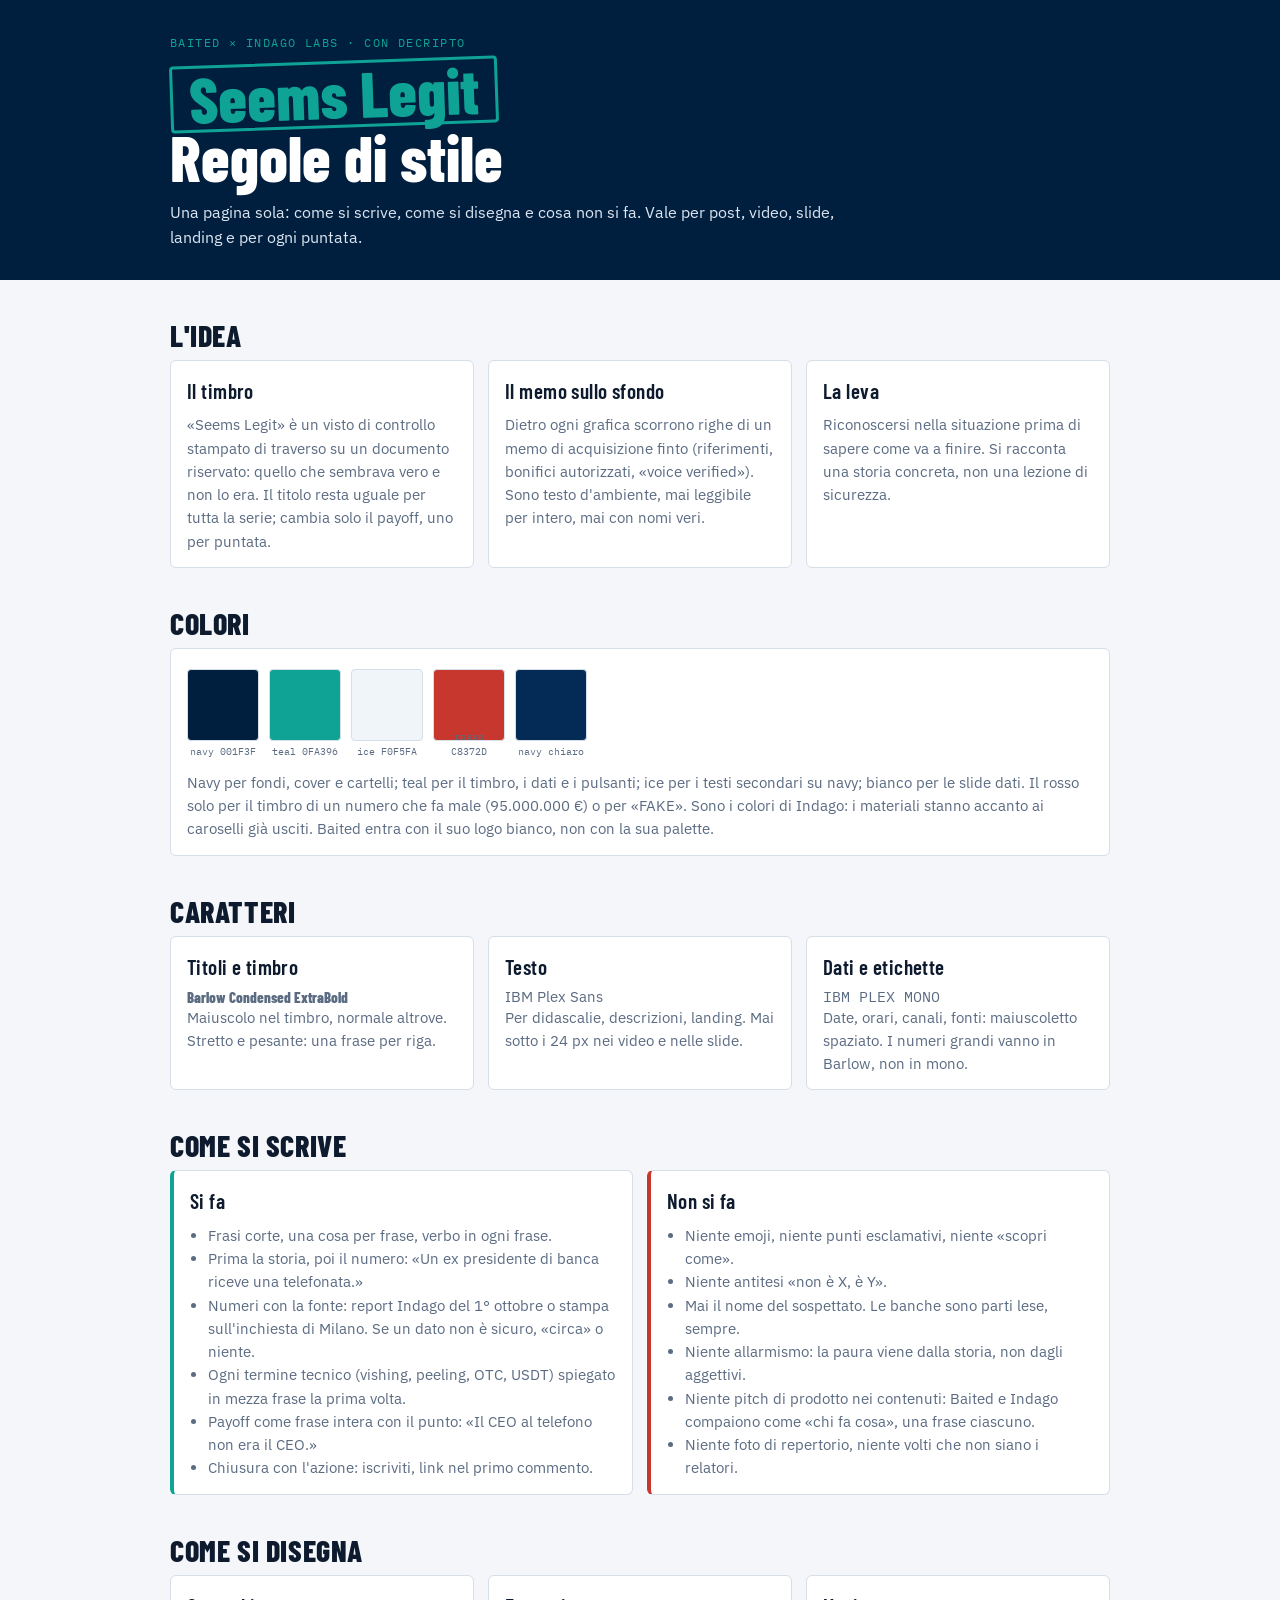
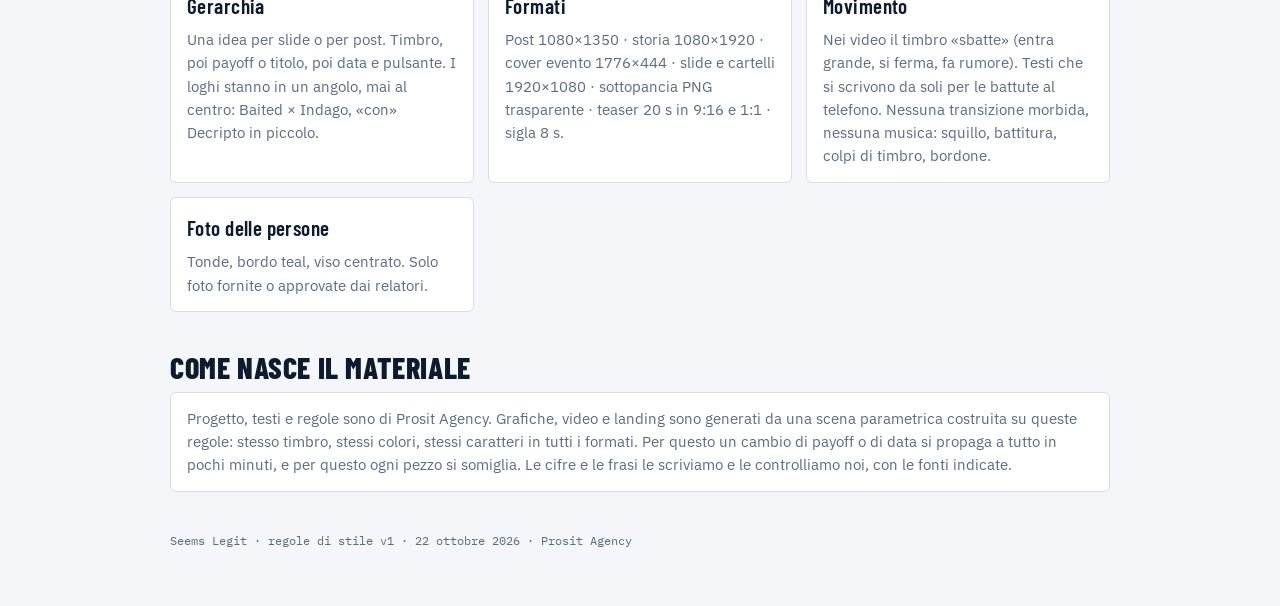
<file: stile/index.html>
<!doctype html><html lang="it"><head><meta charset="utf-8"><meta name="viewport" content="width=device-width, initial-scale=1"><meta name="robots" content="noindex">
<title>Seems Legit · regole di stile</title>
<link rel="stylesheet" href="https://fonts.googleapis.com/css2?family=Barlow+Condensed:wght@600;800&family=IBM+Plex+Sans:wght@400;500;600&family=IBM+Plex+Mono:wght@400;500&display=swap">
<style>
:root{--bg:#F4F6F9;--paper:#fff;--ink:#0E1B2E;--muted:#5B6B82;--line:#D6DEE8;--navy:#001F3F;--teal:#0FA396;--teal-soft:#E3F5F2;--red:#C8372D;--display:"Barlow Condensed","Arial Narrow",sans-serif;--body:"IBM Plex Sans",system-ui,sans-serif;--mono:"IBM Plex Mono",ui-monospace,monospace}
*{box-sizing:border-box}body{margin:0;background:var(--bg);color:var(--ink);font-family:var(--body);font-size:16px;line-height:1.55}
.wrap{max-width:980px;margin:0 auto;padding:0 20px 56px}
header{background:var(--navy);color:#fff;padding:34px 0 30px}header .wrap{padding-bottom:0}
.eyebrow{font-family:var(--mono);font-size:12px;letter-spacing:.12em;text-transform:uppercase;color:var(--teal);margin:0 0 8px}
h1{font-family:var(--display);font-weight:800;font-size:clamp(40px,7vw,64px);line-height:.95;margin:0}
h1 .stamp{display:inline-block;border:3px solid var(--teal);color:var(--teal);padding:0 .25em;transform:rotate(-2deg);border-radius:4px}
.sub{color:#DCE6F2;margin:12px 0 0;max-width:70ch}
h2{font-family:var(--display);font-weight:800;font-size:30px;text-transform:uppercase;letter-spacing:.02em;margin:40px 0 10px;line-height:1}
.grid{display:grid;gap:14px;grid-template-columns:repeat(auto-fit,minmax(260px,1fr))}
.box{background:var(--paper);border:1px solid var(--line);border-radius:6px;padding:14px 16px}
.box h3{font-family:var(--display);font-weight:600;font-size:21px;margin:0 0 6px;letter-spacing:.02em}
.box p,.box li{margin:0;color:var(--muted);font-size:15px}.box ul{margin:4px 0 0;padding-left:18px}
.sw{display:flex;gap:10px;flex-wrap:wrap;margin-top:6px}.sw div{width:72px;height:72px;border-radius:4px;border:1px solid var(--line);position:relative}.sw span{position:absolute;left:0;right:0;bottom:-20px;font-family:var(--mono);font-size:10px;color:var(--muted);text-align:center}
.font{font-size:34px;line-height:1.1;margin:4px 0}
.no{border-left:4px solid var(--red)}.si{border-left:4px solid var(--teal)}
footer{color:var(--muted);font-family:var(--mono);font-size:12px;margin-top:40px}
</style></head><body>
<header><div class="wrap"><p class="eyebrow">Baited × Indago Labs · con Decripto</p><h1><span class="stamp">Seems Legit</span><br>Regole di stile</h1><p class="sub">Una pagina sola: come si scrive, come si disegna e cosa non si fa. Vale per post, video, slide, landing e per ogni puntata.</p></div></header>
<div class="wrap">

<h2>L'idea</h2>
<div class="grid">
<div class="box"><h3>Il timbro</h3><p>«Seems Legit» è un visto di controllo stampato di traverso su un documento riservato: quello che sembrava vero e non lo era. Il titolo resta uguale per tutta la serie; cambia solo il payoff, uno per puntata.</p></div>
<div class="box"><h3>Il memo sullo sfondo</h3><p>Dietro ogni grafica scorrono righe di un memo di acquisizione finto (riferimenti, bonifici autorizzati, «voice verified»). Sono testo d'ambiente, mai leggibile per intero, mai con nomi veri.</p></div>
<div class="box"><h3>La leva</h3><p>Riconoscersi nella situazione prima di sapere come va a finire. Si racconta una storia concreta, non una lezione di sicurezza.</p></div>
</div>

<h2>Colori</h2>
<div class="box"><div class="sw"><div style="background:#001F3F"><span>navy 001F3F</span></div><div style="background:#0FA396"><span>teal 0FA396</span></div><div style="background:#F0F5FA"><span>ice F0F5FA</span></div><div style="background:#C8372D"><span>rosso C8372D</span></div><div style="background:#032B55"><span>navy chiaro</span></div></div>
<p style="margin-top:30px">Navy per fondi, cover e cartelli; teal per il timbro, i dati e i pulsanti; ice per i testi secondari su navy; bianco per le slide dati. Il rosso solo per il timbro di un numero che fa male (95.000.000 €) o per «FAKE». Sono i colori di Indago: i materiali stanno accanto ai caroselli già usciti. Baited entra con il suo logo bianco, non con la sua palette.</p></div>

<h2>Caratteri</h2>
<div class="grid">
<div class="box"><h3>Titoli e timbro</h3><p class="font" style="font-family:var(--display);font-weight:800">Barlow Condensed ExtraBold</p><p>Maiuscolo nel timbro, normale altrove. Stretto e pesante: una frase per riga.</p></div>
<div class="box"><h3>Testo</h3><p class="font" style="font-family:var(--body)">IBM Plex Sans</p><p>Per didascalie, descrizioni, landing. Mai sotto i 24 px nei video e nelle slide.</p></div>
<div class="box"><h3>Dati e etichette</h3><p class="font" style="font-family:var(--mono)">IBM PLEX MONO</p><p>Date, orari, canali, fonti: maiuscoletto spaziato. I numeri grandi vanno in Barlow, non in mono.</p></div>
</div>

<h2>Come si scrive</h2>
<div class="grid">
<div class="box si"><h3>Si fa</h3><ul><li>Frasi corte, una cosa per frase, verbo in ogni frase.</li><li>Prima la storia, poi il numero: «Un ex presidente di banca riceve una telefonata.»</li><li>Numeri con la fonte: report Indago del 1° ottobre o stampa sull'inchiesta di Milano. Se un dato non è sicuro, «circa» o niente.</li><li>Ogni termine tecnico (vishing, peeling, OTC, USDT) spiegato in mezza frase la prima volta.</li><li>Payoff come frase intera con il punto: «Il CEO al telefono non era il CEO.»</li><li>Chiusura con l'azione: iscriviti, link nel primo commento.</li></ul></div>
<div class="box no"><h3>Non si fa</h3><ul><li>Niente emoji, niente punti esclamativi, niente «scopri come».</li><li>Niente antitesi «non è X, è Y».</li><li>Mai il nome del sospettato. Le banche sono parti lese, sempre.</li><li>Niente allarmismo: la paura viene dalla storia, non dagli aggettivi.</li><li>Niente pitch di prodotto nei contenuti: Baited e Indago compaiono come «chi fa cosa», una frase ciascuno.</li><li>Niente foto di repertorio, niente volti che non siano i relatori.</li></ul></div>
</div>

<h2>Come si disegna</h2>
<div class="grid">
<div class="box"><h3>Gerarchia</h3><p>Una idea per slide o per post. Timbro, poi payoff o titolo, poi data e pulsante. I loghi stanno in un angolo, mai al centro: Baited × Indago, «con» Decripto in piccolo.</p></div>
<div class="box"><h3>Formati</h3><p>Post 1080×1350 · storia 1080×1920 · cover evento 1776×444 · slide e cartelli 1920×1080 · sottopancia PNG trasparente · teaser 20 s in 9:16 e 1:1 · sigla 8 s.</p></div>
<div class="box"><h3>Movimento</h3><p>Nei video il timbro «sbatte» (entra grande, si ferma, fa rumore). Testi che si scrivono da soli per le battute al telefono. Nessuna transizione morbida, nessuna musica: squillo, battitura, colpi di timbro, bordone.</p></div>
<div class="box"><h3>Foto delle persone</h3><p>Tonde, bordo teal, viso centrato. Solo foto fornite o approvate dai relatori.</p></div>
</div>

<h2>Come nasce il materiale</h2>
<div class="box"><p>Progetto, testi e regole sono di Prosit Agency. Grafiche, video e landing sono generati da una scena parametrica costruita su queste regole: stesso timbro, stessi colori, stessi caratteri in tutti i formati. Per questo un cambio di payoff o di data si propaga a tutto in pochi minuti, e per questo ogni pezzo si somiglia. Le cifre e le frasi le scriviamo e le controlliamo noi, con le fonti indicate.</p></div>

<footer>Seems Legit · regole di stile v1 · 22 ottobre 2026 · Prosit Agency</footer>
</div></body></html>
</file>
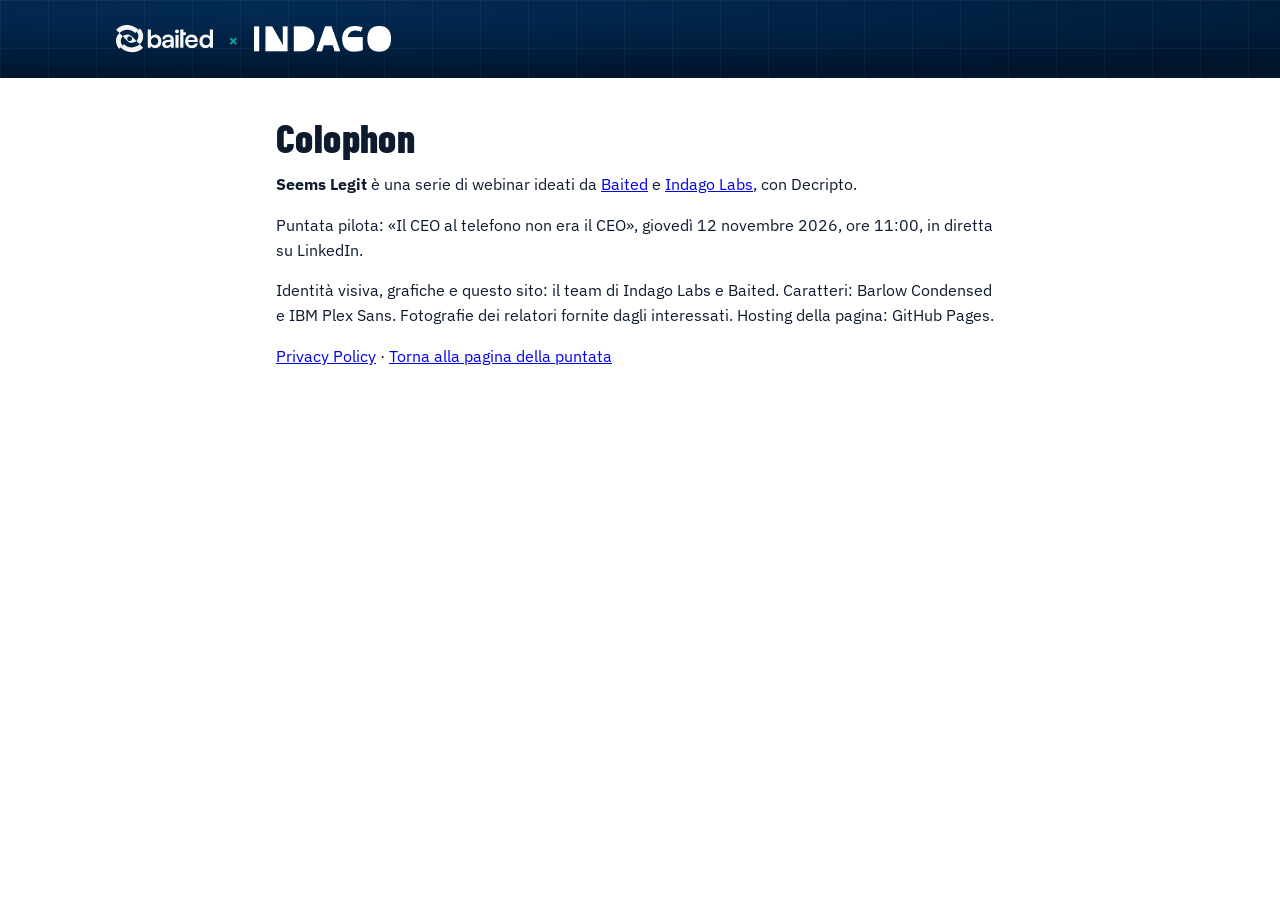
<file: colophon.html>
<!doctype html>
<html lang="it"><head><meta charset="utf-8"><meta name="viewport" content="width=device-width, initial-scale=1, viewport-fit=cover">
<title>Colophon · Seems Legit</title><meta name="robots" content="noindex">
<link rel="stylesheet" href="https://fonts.googleapis.com/css2?family=Barlow+Condensed:wght@600;800&family=IBM+Plex+Sans:wght@400;500;600&display=swap">
<link rel="stylesheet" href="stile.css?v=20261104">
<style>.doc{max-width:760px;padding-block:40px 60px}.doc h2{font-size:26px;margin-top:28px}.doc p,.doc li{color:var(--ink)}</style>
</head><body>
<header class="hero" style="padding-block:22px"><div class="wrap"><div class="brands"><img src="loghi/baited-logo-white.svg" alt="Baited" class="l-baited"><span class="x">×</span><img src="loghi/indago-logo-white.png" alt="Indago Labs" class="l-indago"></div></div></header>
<main class="wrap doc">
<h1 style="font-size:40px">Colophon</h1>
<p><strong>Seems Legit</strong> è una serie di webinar ideati da <a href="https://baited.ch/?utm_source=seemslegit&utm_medium=colophon&utm_campaign=pilota" target="_blank" rel="noopener">Baited</a> e <a href="https://indagolabs.eu/?utm_source=seemslegit&utm_medium=colophon&utm_campaign=pilota" target="_blank" rel="noopener">Indago Labs</a>, con Decripto.</p>
<p>Puntata pilota: «Il CEO al telefono non era il CEO», giovedì 12 novembre 2026, ore 11:00, in diretta su LinkedIn.</p>
<p>Identità visiva, grafiche e questo sito: il team di Indago Labs e Baited. Caratteri: Barlow Condensed e IBM Plex Sans. Fotografie dei relatori fornite dagli interessati. Hosting della pagina: GitHub Pages.</p>
<p><a href="privacy.html">Privacy Policy</a> · <a href="index.html">Torna alla pagina della puntata</a></p>
</main>
</body></html>
</file>
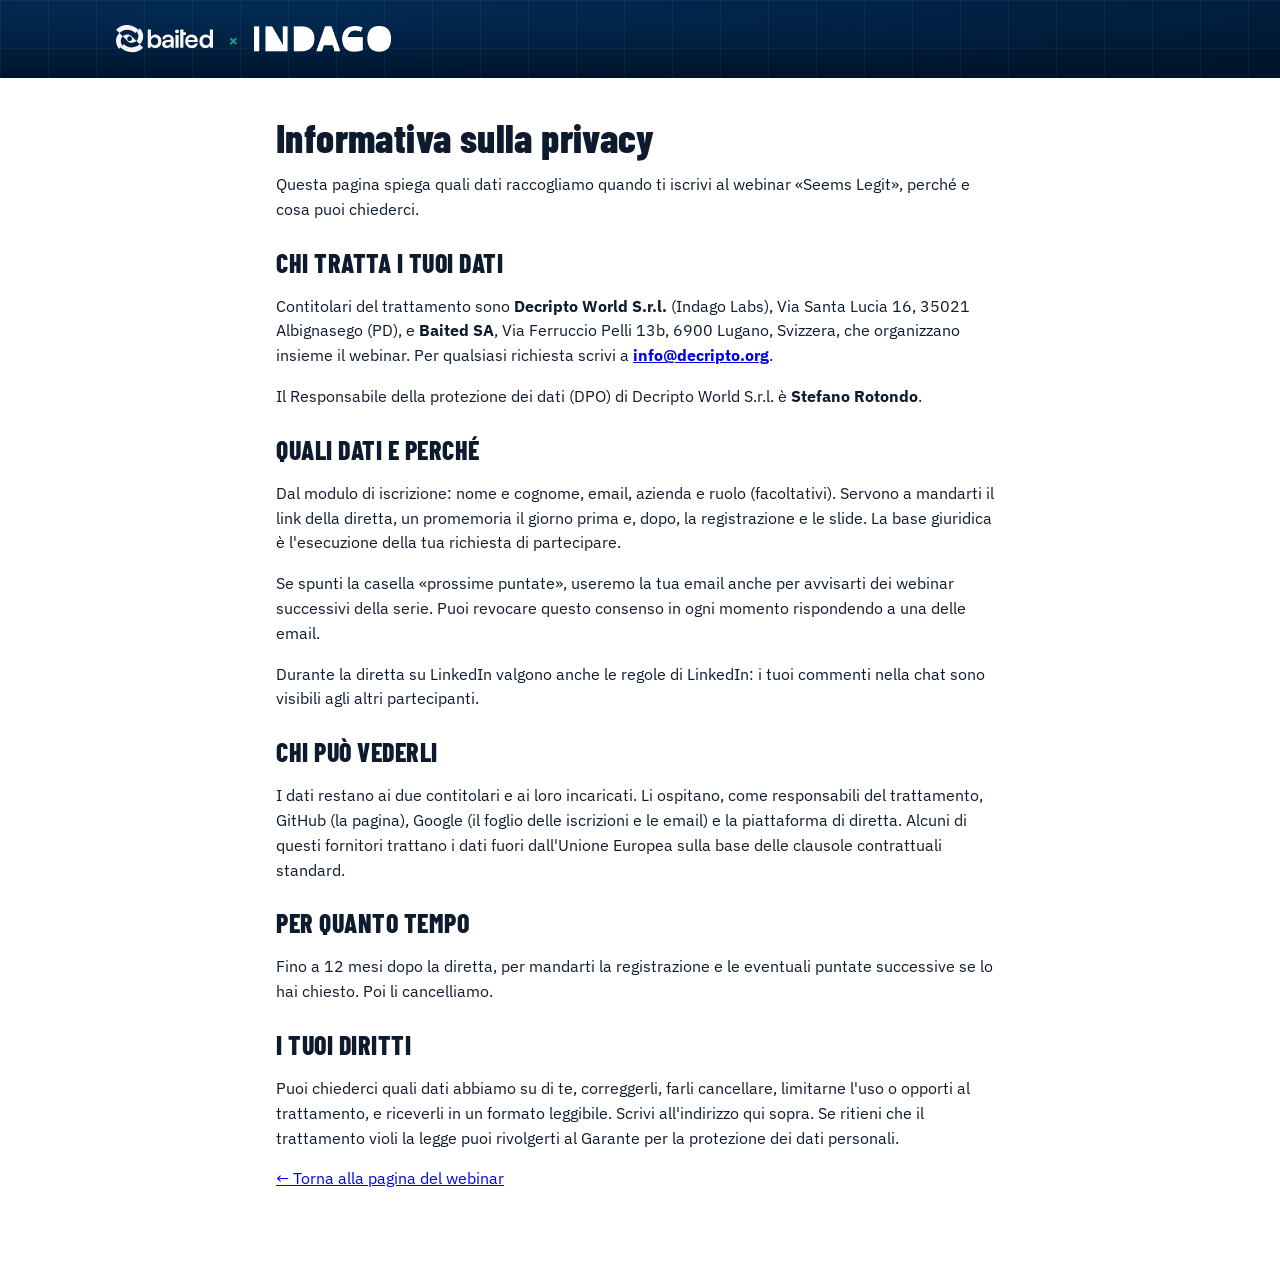
<file: privacy.html>
<!doctype html>
<html lang="it"><head><meta charset="utf-8"><meta name="viewport" content="width=device-width, initial-scale=1, viewport-fit=cover">
<title>Informativa sulla privacy · Seems Legit</title><meta name="robots" content="noindex">
<link rel="stylesheet" href="https://fonts.googleapis.com/css2?family=Barlow+Condensed:wght@600;800&family=IBM+Plex+Sans:wght@400;500;600&display=swap">
<link rel="stylesheet" href="stile.css?v=20261104">
<style>.doc{max-width:760px;padding-block:40px 60px}.doc h2{font-size:26px;margin-top:28px}.doc p,.doc li{color:var(--ink)}</style>
</head><body>
<header class="hero" style="padding-block:22px"><div class="wrap"><div class="brands"><img src="loghi/baited-logo-white.svg" alt="Baited" class="l-baited"><span class="x">×</span><img src="loghi/indago-logo-white.png" alt="Indago Labs" class="l-indago"></div></div></header>
<main class="wrap doc">
<h1 style="font-size:40px">Informativa sulla privacy</h1>
<p>Questa pagina spiega quali dati raccogliamo quando ti iscrivi al webinar «Seems Legit», perché e cosa puoi chiederci.</p>
<h2>Chi tratta i tuoi dati</h2>
<p>Contitolari del trattamento sono <strong>Decripto World S.r.l.</strong> (Indago Labs), Via Santa Lucia 16, 35021 Albignasego (PD), e <strong>Baited SA</strong>, Via Ferruccio Pelli 13b, 6900 Lugano, Svizzera, che organizzano insieme il webinar. Per qualsiasi richiesta scrivi a <a href="mailto:info@decripto.org"><strong>info@decripto.org</strong></a>.</p>
<p>Il Responsabile della protezione dei dati (DPO) di Decripto World S.r.l. è <strong>Stefano Rotondo</strong>.</p>
<h2>Quali dati e perché</h2>
<p>Dal modulo di iscrizione: nome e cognome, email, azienda e ruolo (facoltativi). Servono a mandarti il link della diretta, un promemoria il giorno prima e, dopo, la registrazione e le slide. La base giuridica è l'esecuzione della tua richiesta di partecipare.</p>
<p>Se spunti la casella «prossime puntate», useremo la tua email anche per avvisarti dei webinar successivi della serie. Puoi revocare questo consenso in ogni momento rispondendo a una delle email.</p>
<p>Durante la diretta su LinkedIn valgono anche le regole di LinkedIn: i tuoi commenti nella chat sono visibili agli altri partecipanti.</p>
<h2>Chi può vederli</h2>
<p>I dati restano ai due contitolari e ai loro incaricati. Li ospitano, come responsabili del trattamento, GitHub (la pagina), Google (il foglio delle iscrizioni e le email) e la piattaforma di diretta. Alcuni di questi fornitori trattano i dati fuori dall'Unione Europea sulla base delle clausole contrattuali standard.</p>
<h2>Per quanto tempo</h2>
<p>Fino a 12 mesi dopo la diretta, per mandarti la registrazione e le eventuali puntate successive se lo hai chiesto. Poi li cancelliamo.</p>
<h2>I tuoi diritti</h2>
<p>Puoi chiederci quali dati abbiamo su di te, correggerli, farli cancellare, limitarne l'uso o opporti al trattamento, e riceverli in un formato leggibile. Scrivi all'indirizzo qui sopra. Se ritieni che il trattamento violi la legge puoi rivolgerti al Garante per la protezione dei dati personali.</p>
<p><a href="index.html">← Torna alla pagina del webinar</a></p>
</main>
</body></html>
</file>
<file: stile.css>
:root{--navy:#001F3F;--navy2:#032B55;--teal:#0FA396;--ice:#F0F5FA;--ink:#0E1B2E;--muted:#5B6B82;--line:#D6DEE8;--white:#fff;
--display:"Barlow Condensed","Arial Narrow",sans-serif;--body:"IBM Plex Sans",system-ui,sans-serif;--mono:"IBM Plex Mono",ui-monospace,monospace}
*{box-sizing:border-box}
html{color-scheme:light}
body{margin:0;background:var(--white);color:var(--ink);font-family:var(--body);font-size:16px;line-height:1.55}
.wrap{max-width:1080px;margin:0 auto;padding-left:max(16px,env(safe-area-inset-left,0px));padding-right:max(16px,env(safe-area-inset-right,0px))}
.hero{background:radial-gradient(120% 90% at 20% 10%,var(--navy2),var(--navy) 60%,#00142B);color:#fff;padding-block:28px 56px;position:relative;overflow:hidden}
.hero::before{content:"";position:absolute;inset:0;background-image:linear-gradient(rgba(255,255,255,.045) 1px,transparent 1px),linear-gradient(90deg,rgba(255,255,255,.045) 1px,transparent 1px);background-size:48px 48px;pointer-events:none}
.hero .wrap{position:relative}
.brands{display:flex;align-items:center;gap:16px;flex-wrap:wrap}
.brands img{width:auto}
.brands .l-baited{height:28px}
.brands .l-indago{height:26px}
.brands .x{font-family:var(--display);color:var(--teal);font-size:22px;font-weight:600}
.brands .con{font-family:var(--mono);font-size:11px;letter-spacing:.1em;text-transform:uppercase;color:rgba(240,245,250,.7);display:flex;align-items:center;gap:8px;margin-left:8px}
.brands .con img{height:22px}
.hero-grid{display:grid;grid-template-columns:1.4fr 1fr;gap:40px;align-items:center;margin-top:40px}
.eyebrow{font-family:var(--mono);font-size:12px;letter-spacing:.12em;text-transform:uppercase;color:var(--teal);margin:0 0 14px}
.stamp{width:min(420px,80%);height:auto;display:block;margin:0 0 10px -10px}
h1{font-family:var(--display);font-weight:800;font-size:clamp(40px,6.5vw,72px);line-height:.95;margin:0;letter-spacing:.01em;text-wrap:balance}
.sub{font-size:18px;color:#DCE6F2;max-width:none;margin:18px 0 0}
.when{display:flex;flex-wrap:wrap;gap:8px 24px;font-family:var(--mono);font-size:14px;color:#DCE6F2;margin:22px 0 26px;letter-spacing:.04em;text-transform:uppercase}
.when b{color:var(--teal);font-weight:500}
.btn{display:inline-block;background:var(--teal);color:var(--navy);font-family:var(--display);font-weight:800;font-size:22px;letter-spacing:.04em;text-transform:uppercase;padding:12px 26px;border-radius:4px;text-decoration:none;border:0;cursor:pointer}
.btn:hover{filter:brightness(1.08)} .btn:focus-visible{outline:3px solid #fff;outline-offset:2px}
.numbers{display:grid;grid-template-columns:1fr 1fr;gap:12px}
.numbers div{background:rgba(255,255,255,.06);border:1px solid rgba(255,255,255,.14);border-radius:6px;padding:16px 14px;min-width:0}
.numbers b{display:block;font-family:var(--display);font-weight:800;font-size:46px;line-height:1;color:var(--teal);letter-spacing:.01em}
.numbers span{display:block;font-size:14px;color:#DCE6F2;margin-top:6px}
.sec{padding-block:48px 8px}
h2{font-family:var(--display);font-weight:800;font-size:34px;text-transform:uppercase;letter-spacing:.02em;margin:0 0 18px;line-height:1}
h3{font-family:var(--display);font-weight:600;font-size:24px;margin:0 0 4px;letter-spacing:.02em}
.cols{display:grid;grid-template-columns:repeat(3,1fr);gap:18px}
.col{border-top:3px solid var(--teal);padding-top:14px;min-width:0}
.col .k{font-family:var(--mono);font-size:12px;color:var(--teal);letter-spacing:.1em}
.col p{margin:4px 0 0;color:var(--muted)}
.people{display:grid;grid-template-columns:repeat(4,1fr);gap:16px}
.p{background:var(--ice);border-radius:6px;padding:18px 16px;min-width:0}
.ava img{width:100%;height:100%;object-fit:cover;border-radius:50%;display:block}
.ava{width:96px;height:96px;overflow:hidden;border-radius:50%;background:var(--navy);color:var(--teal);font-family:var(--display);font-weight:800;font-size:26px;display:flex;align-items:center;justify-content:center;margin-bottom:12px;letter-spacing:.04em}
.p .r{font-family:var(--mono);font-size:12px;color:var(--teal);letter-spacing:.06em;text-transform:uppercase;margin:0 0 8px}
.p p{margin:0;font-size:15px;color:var(--muted)}
.who .box{background:var(--navy);color:#fff;border-radius:6px;padding:28px 28px}
.who .box p{margin:0;font-size:18px;max-width:none;color:#DCE6F2}
.form-grid{display:grid;grid-template-columns:1fr 1.3fr;gap:36px;padding-bottom:56px}
.form-grid p{color:var(--muted);margin:0 0 10px}
.small{font-size:14px}
form{display:grid;gap:12px}
label{display:grid;gap:5px;font-weight:600;font-size:14px}
input[type=text],input[type=email],select{font:inherit;font-weight:400;padding:11px 12px;border:1.5px solid var(--line);border-radius:4px;background:#fff;color:var(--ink);min-width:0;width:100%}
input:focus-visible,select:focus-visible{outline:3px solid var(--teal);outline-offset:1px;border-color:var(--teal)}
.chk{grid-template-columns:auto 1fr;align-items:start;font-weight:400;color:var(--muted)}
.chk input{margin-top:4px;width:18px;height:18px;accent-color:var(--teal)}
.chk a{color:var(--teal)}
form .btn{justify-self:start;margin-top:4px}
form .btn:focus-visible{outline-color:var(--navy)}
.btn:disabled{cursor:progress;opacity:.7}
.esito{padding:12px 14px;border-radius:4px;background:var(--ice);color:var(--ink);font-size:15px;margin:0}
.esito.ok{background:#E4F3EA;color:#1E6B40}
.esito.err{background:#FBE4E1;color:#8E2A22}
footer{background:var(--navy);color:#DCE6F2;padding-block:28px 40px;margin-top:20px}
footer p{margin:14px 0 0;font-size:14px;max-width:none}footer a{color:inherit}footer .links{margin-top:10px;opacity:.85}
footer a{color:var(--teal)}
@media (max-width:860px){.hero-grid,.form-grid{grid-template-columns:1fr}.cols{grid-template-columns:1fr}.people{grid-template-columns:1fr 1fr}}
@media (max-width:480px){.people{grid-template-columns:1fr}.numbers b{font-size:38px}}
@media (prefers-reduced-motion:reduce){*{transition:none!important}}
.numbers span b{font:inherit;font-weight:700;color:inherit;display:inline;line-height:inherit}
</file>
